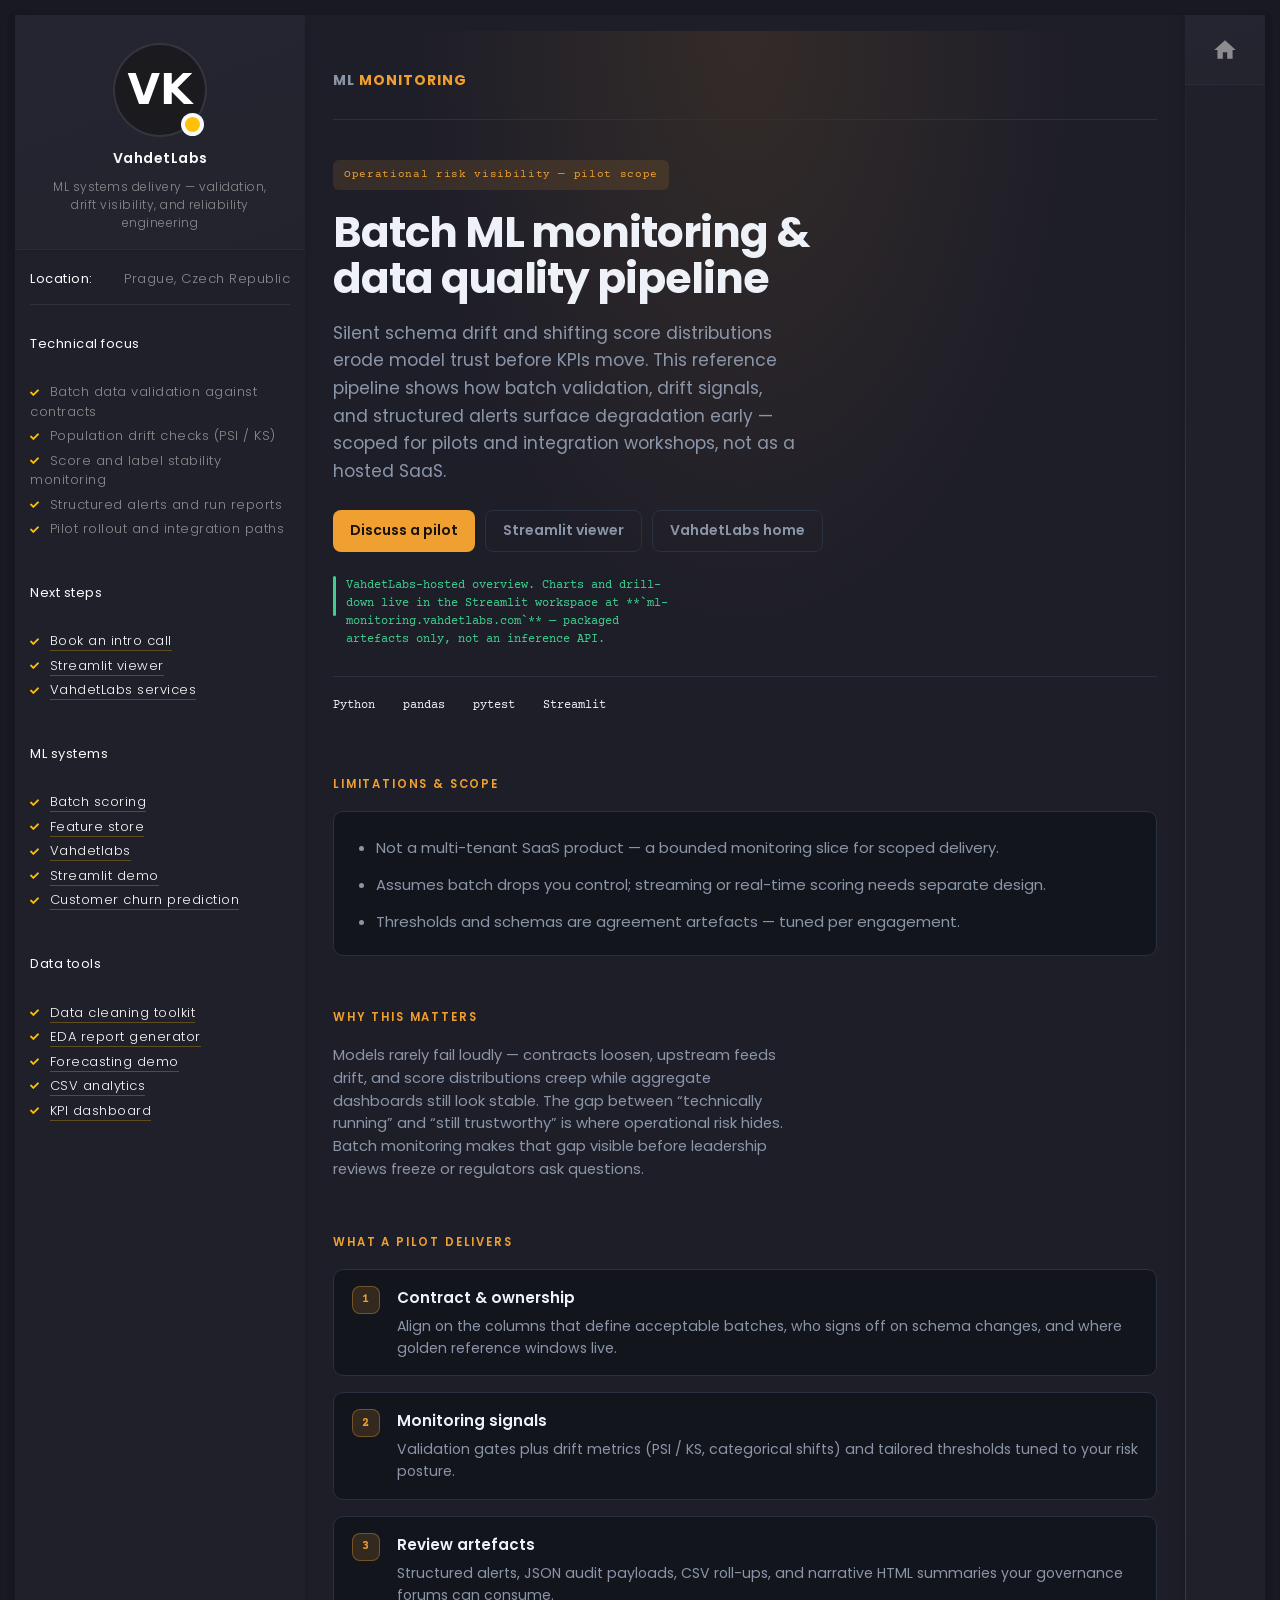
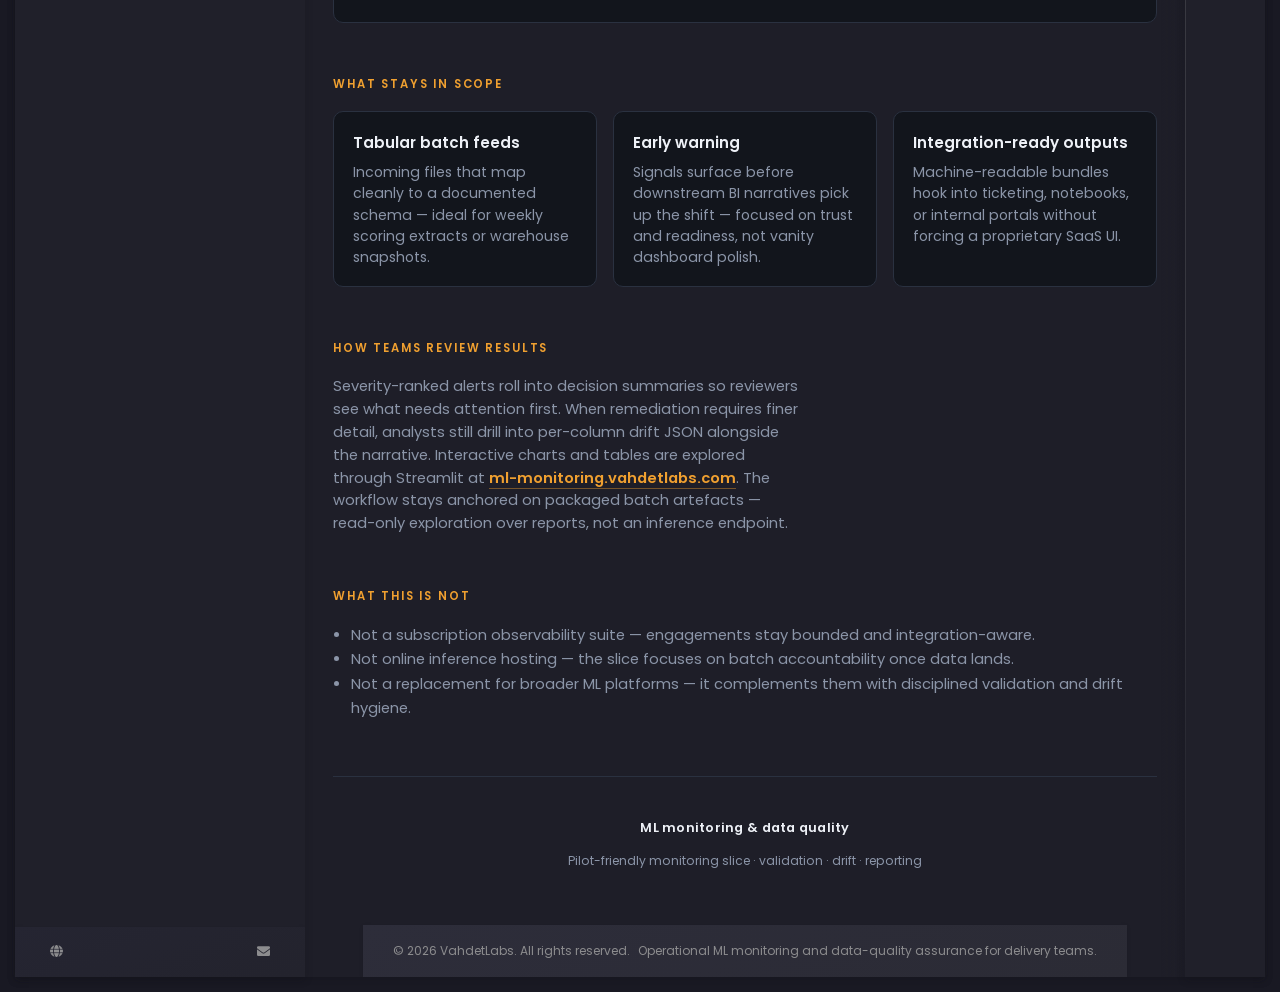
<file: layout-shell-commercial/index.html>
<!DOCTYPE html>
<html lang="en">
<head>
  <meta charset="UTF-8">
  <meta name="viewport" content="width=device-width, initial-scale=1">
  <meta name="description" content="VahdetLabs ML monitoring capability overview — batch validation, drift visibility (PSI/KS), alerts, governance-ready artefacts; interactive Streamlit exploration at ml-monitoring.vahdetlabs.com — read-only, no inference API.">
  <meta name="theme-color" content="#0a0c10">
  <title>ML monitoring &amp; data quality — VahdetLabs capability overview</title>
  <link rel="icon" href="/favicon.svg" type="image/svg+xml">
  <link rel="shortcut icon" href="/favicon.svg" type="image/svg+xml">
  <link rel="preconnect" href="https://fonts.googleapis.com">
  <link rel="preconnect" href="https://fonts.gstatic.com" crossorigin>
  <link href="https://fonts.googleapis.com/css2?family=Courier+Prime:ital,wght@0,400;0,700;1,400&family=Poppins:wght@200;300;400;600;700&display=swap" rel="stylesheet">
  <link rel="stylesheet" href="https://cdnjs.cloudflare.com/ajax/libs/font-awesome/5.15.4/css/all.min.css" crossorigin="anonymous" referrerpolicy="no-referrer">
  <link rel="stylesheet" href="shell.css">
  <link rel="stylesheet" href="demo-content.css">
</head>
<body>
  <div class="shell-outer">
    <div class="shell-card">
      <div class="art-info-bar">
        <div class="art-info-bar-frame">
          <div class="art-info-bar-header">
            <button type="button" class="art-info-bar-btn" aria-label="Toggle info" aria-expanded="false">
              <i class="fas fa-ellipsis-v" aria-hidden="true"></i>
            </button>
          </div>

          <div class="art-header">
            <div class="art-avatar">
              <a href="https://vahdetlabs.com/" class="art-avatar-curtain">
                <img src="avatar-vk.svg" alt="VahdetLabs" width="90" height="90">
                <i class="fas fa-expand" aria-hidden="true"></i>
              </a>
              <div class="art-lamp-light">
                <div class="art-available-lamp"></div>
              </div>
            </div>
            <h5 class="art-name mb-10"><a href="https://vahdetlabs.com/">VahdetLabs</a></h5>
            <div class="art-sm-text">ML systems delivery — validation, drift visibility, and reliability engineering</div>
            
          </div>

          <div id="scrollbar2" class="art-scroll-frame">
            <div class="art-table p-15-15">
              <ul>
                <li><h6>Location:</h6><span>Prague, Czech Republic</span></li>
              </ul>
            </div>

            <div class="art-ls-divider"></div>

            <div class="art-knowledge-block p-30-15">
              <h6 class="mb-15">Technical focus</h6>
              <ul class="art-knowledge-list p-15-0">
                <li>Batch data validation against contracts</li>
<li>Population drift checks (PSI / KS)</li>
<li>Score and label stability monitoring</li>
<li>Structured alerts and run reports</li>
<li>Pilot rollout and integration paths</li>
              </ul>
            </div>

            <div class="art-knowledge-block p-30-15">
              <h6 class="mb-15">Next steps</h6>
              <ul class="art-knowledge-list p-15-0">
                <li><a href="https://vahdetlabs.com/contact" target="_blank" rel="noopener noreferrer">Book an intro call</a></li>
<li><a href="https://ml-monitoring.vahdetlabs.com/" target="_blank" rel="noopener noreferrer">Streamlit viewer</a></li>
<li><a href="https://vahdetlabs.com/" target="_blank" rel="noopener noreferrer">VahdetLabs services</a></li>
              </ul>
            </div>

            <div class="art-knowledge-block p-30-15"><h6 class="mb-15">ML systems</h6><ul class="art-knowledge-list p-15-0"><li><a href="https://batch-scoring.vahdetlabs.com/" target="_blank" rel="noopener noreferrer">Batch scoring</a></li>
<li><a href="https://feature-store.vahdetlabs.com/" target="_blank" rel="noopener noreferrer">Feature store</a></li>
<li><a href="https://vahdetlabs.com/" target="_blank" rel="noopener noreferrer">Vahdetlabs</a></li>
<li><a href="https://ml-monitoring.vahdetlabs.com/" target="_blank" rel="noopener noreferrer">Streamlit demo</a></li>
<li><a href="https://churn.vahdetlabs.com/" target="_blank" rel="noopener noreferrer">Customer churn prediction</a></li></ul></div><div class="art-knowledge-block p-30-15"><h6 class="mb-15">Data tools</h6><ul class="art-knowledge-list p-15-0"><li><a href="https://data-cleaning.vahdetlabs.com/" target="_blank" rel="noopener noreferrer">Data cleaning toolkit</a></li>
<li><a href="https://eda-report.vahdetlabs.com/" target="_blank" rel="noopener noreferrer">EDA report generator</a></li>
<li><a href="https://forecasting.vahdetlabs.com/" target="_blank" rel="noopener noreferrer">Forecasting demo</a></li>
<li><a href="https://ai-analysis.vahdetlabs.com/" target="_blank" rel="noopener noreferrer">CSV analytics</a></li>
<li><a href="https://kpi-dashboard.vahdetlabs.com/" target="_blank" rel="noopener noreferrer">KPI dashboard</a></li></ul></div>
          </div>

          <div class="art-ls-social">
            <a href="https://vahdetlabs.com/" target="_blank" rel="noopener noreferrer" title="VahdetLabs site" aria-label="VahdetLabs site"><i class="fas fa-globe" aria-hidden="true"></i></a>
<a href="https://vahdetlabs.com/contact" target="_blank" rel="noopener noreferrer" title="Contact" aria-label="Contact"><i class="fas fa-envelope" aria-hidden="true"></i></a>
          </div>
        </div>
      </div>

      <div class="shell-main-wrap" id="shellMainWrap">
        <div class="shell-mobile-curtain" id="shellMobileCurtain" aria-hidden="true"></div>
        <div class="shell-main">
          <main class="shell-scroll" id="shellScroll">
            <div class="shell-content" id="projectContent">
              <div class="shell-project-page">
                <a class="skip" href="#main">Skip to content</a>

                <div class="wrap">
                  <header>
                    <div class="logo" id="top">ML <span>Monitoring</span></div>
                  </header>

                  <div id="main">
                    <section class="hero">
                      <span class="hero-badge">Operational risk visibility — pilot scope</span>
                      <h1>Batch ML monitoring &amp; data quality pipeline</h1>
                      <p class="hero-lead">Silent schema drift and shifting score distributions erode model trust before KPIs move. This reference pipeline shows how batch validation, drift signals, and structured alerts surface degradation early — scoped for pilots and integration workshops, not as a hosted SaaS.</p>
                      <div class="hero-cta">
                        <a class="btn btn-primary" href="https://vahdetlabs.com/contact" target="_blank" rel="noopener noreferrer">Discuss a pilot</a>
<a class="btn btn-ghost" href="https://ml-monitoring.vahdetlabs.com/" target="_blank" rel="noopener noreferrer">Streamlit viewer</a>
<a class="btn btn-ghost" href="https://vahdetlabs.com/" target="_blank" rel="noopener noreferrer">VahdetLabs home</a>
                      </div>
                      <p class="hero-note">VahdetLabs-hosted overview. Charts and drill-down live in the Streamlit workspace at **`ml-monitoring.vahdetlabs.com`** — packaged artefacts only, not an inference API.</p>
                      <div class="metrics" aria-label="Project facts">
                        <div><span>Python</span></div>
<div><span>pandas</span></div>
<div><span>pytest</span></div>
<div><span>Streamlit</span></div>
                      </div>
                    </section>

                    <section id="scope" aria-labelledby="h-scope"><h2 id="h-scope">Limitations &amp; scope</h2><div class="pitch"><ul><li>Not a multi-tenant SaaS product — a bounded monitoring slice for scoped delivery.</li>
<li>Assumes batch drops you control; streaming or real-time scoring needs separate design.</li>
<li>Thresholds and schemas are agreement artefacts — tuned per engagement.</li></ul></div></section>

                    <section class="proj-section">
  <h2 id="h-risk">Why this matters</h2>
  <p class="proj-section-intro">
    Models rarely fail loudly — contracts loosen, upstream feeds drift, and score distributions creep while aggregate dashboards still look stable.
    The gap between “technically running” and “still trustworthy” is where operational risk hides. Batch monitoring makes that gap visible before leadership reviews freeze or regulators ask questions.
  </p>
</section>

<section class="proj-section">
  <h2 id="h-pilot">What a pilot delivers</h2>
  <ol class="proj-steps">
    <li class="proj-step">
      <div class="proj-step-num">1</div>
      <div>
        <p class="proj-step-title">Contract &amp; ownership</p>
        <div class="proj-step-body">
          <p>Align on the columns that define acceptable batches, who signs off on schema changes, and where golden reference windows live.</p>
        </div>
      </div>
    </li>
    <li class="proj-step">
      <div class="proj-step-num">2</div>
      <div>
        <p class="proj-step-title">Monitoring signals</p>
        <div class="proj-step-body">
          <p>Validation gates plus drift metrics (PSI / KS, categorical shifts) and tailored thresholds tuned to your risk posture.</p>
        </div>
      </div>
    </li>
    <li class="proj-step">
      <div class="proj-step-num">3</div>
      <div>
        <p class="proj-step-title">Review artefacts</p>
        <div class="proj-step-body">
          <p>Structured alerts, JSON audit payloads, CSV roll-ups, and narrative HTML summaries your governance forums can consume.</p>
        </div>
      </div>
    </li>
  </ol>
</section>

<section class="proj-section">
  <h2 id="h-covered">What stays in scope</h2>
  <div class="proj-card-grid">
    <article class="proj-card">
      <h3 class="proj-card-title">Tabular batch feeds</h3>
      <p>Incoming files that map cleanly to a documented schema — ideal for weekly scoring extracts or warehouse snapshots.</p>
    </article>
    <article class="proj-card">
      <h3 class="proj-card-title">Early warning</h3>
      <p>Signals surface before downstream BI narratives pick up the shift — focused on trust and readiness, not vanity dashboard polish.</p>
    </article>
    <article class="proj-card">
      <h3 class="proj-card-title">Integration-ready outputs</h3>
      <p>Machine-readable bundles hook into ticketing, notebooks, or internal portals without forcing a proprietary SaaS UI.</p>
    </article>
  </div>
</section>

<section class="proj-section">
  <h2 id="h-review">How teams review results</h2>
  <p class="proj-section-intro">
    Severity-ranked alerts roll into decision summaries so reviewers see what needs attention first. When remediation requires finer detail, analysts still drill into per-column drift JSON alongside the narrative.
    Interactive charts and tables are explored through Streamlit at <a href="https://ml-monitoring.vahdetlabs.com/" target="_blank" rel="noopener noreferrer">ml-monitoring.vahdetlabs.com</a>. The workflow stays anchored on packaged batch artefacts — read-only exploration over reports, not an inference endpoint.
  </p>
</section>

<section class="proj-section">
  <h2 id="h-clarity">What this is not</h2>
  <ul class="proj-tech-list">
    <li>Not a subscription observability suite — engagements stay bounded and integration-aware.</li>
    <li>Not online inference hosting — the slice focuses on batch accountability once data lands.</li>
    <li>Not a replacement for broader ML platforms — it complements them with disciplined validation and drift hygiene.</li>
  </ul>
</section>

                  </div>

                  <footer class="shell-project-footer">
                    <p class="name">ML monitoring &amp; data quality</p>
                    <p style="margin:0.35rem 0 0;font-size:0.76rem;">Pilot-friendly monitoring slice · validation · drift · reporting</p>
                  </footer>
                </div>
              </div>
            </div>

            <div class="container-fluid p-30-0">
              <footer class="footer">
                <div class="art-copy">© <span id="shellYear"></span> VahdetLabs. All rights reserved.</div>
                <div class="footer-developer">Operational ML monitoring and data-quality assurance for delivery teams.</div>
              </footer>
            </div>
          </main>
        </div>

        <aside class="shell-rail" aria-label="Home">
          <div class="shell-rail-header">
            <a class="shell-rail-home" href="https://vahdetlabs.com/" id="shellHomeLink" title="Home" aria-label="Home">
              <svg viewBox="0 0 24 24" aria-hidden="true" class="shell-rail-home-icon">
                <path fill="currentColor" d="M10 20v-6h4v6h5v-8h3L12 3 2 12h3v8h5z"/>
              </svg>
            </a>
          </div>
          <div class="shell-rail-spacer" aria-hidden="true"></div>
        </aside>
      </div>
    </div>
  </div>

  <script src="shell.js"></script>
</body>
</html>
</file>
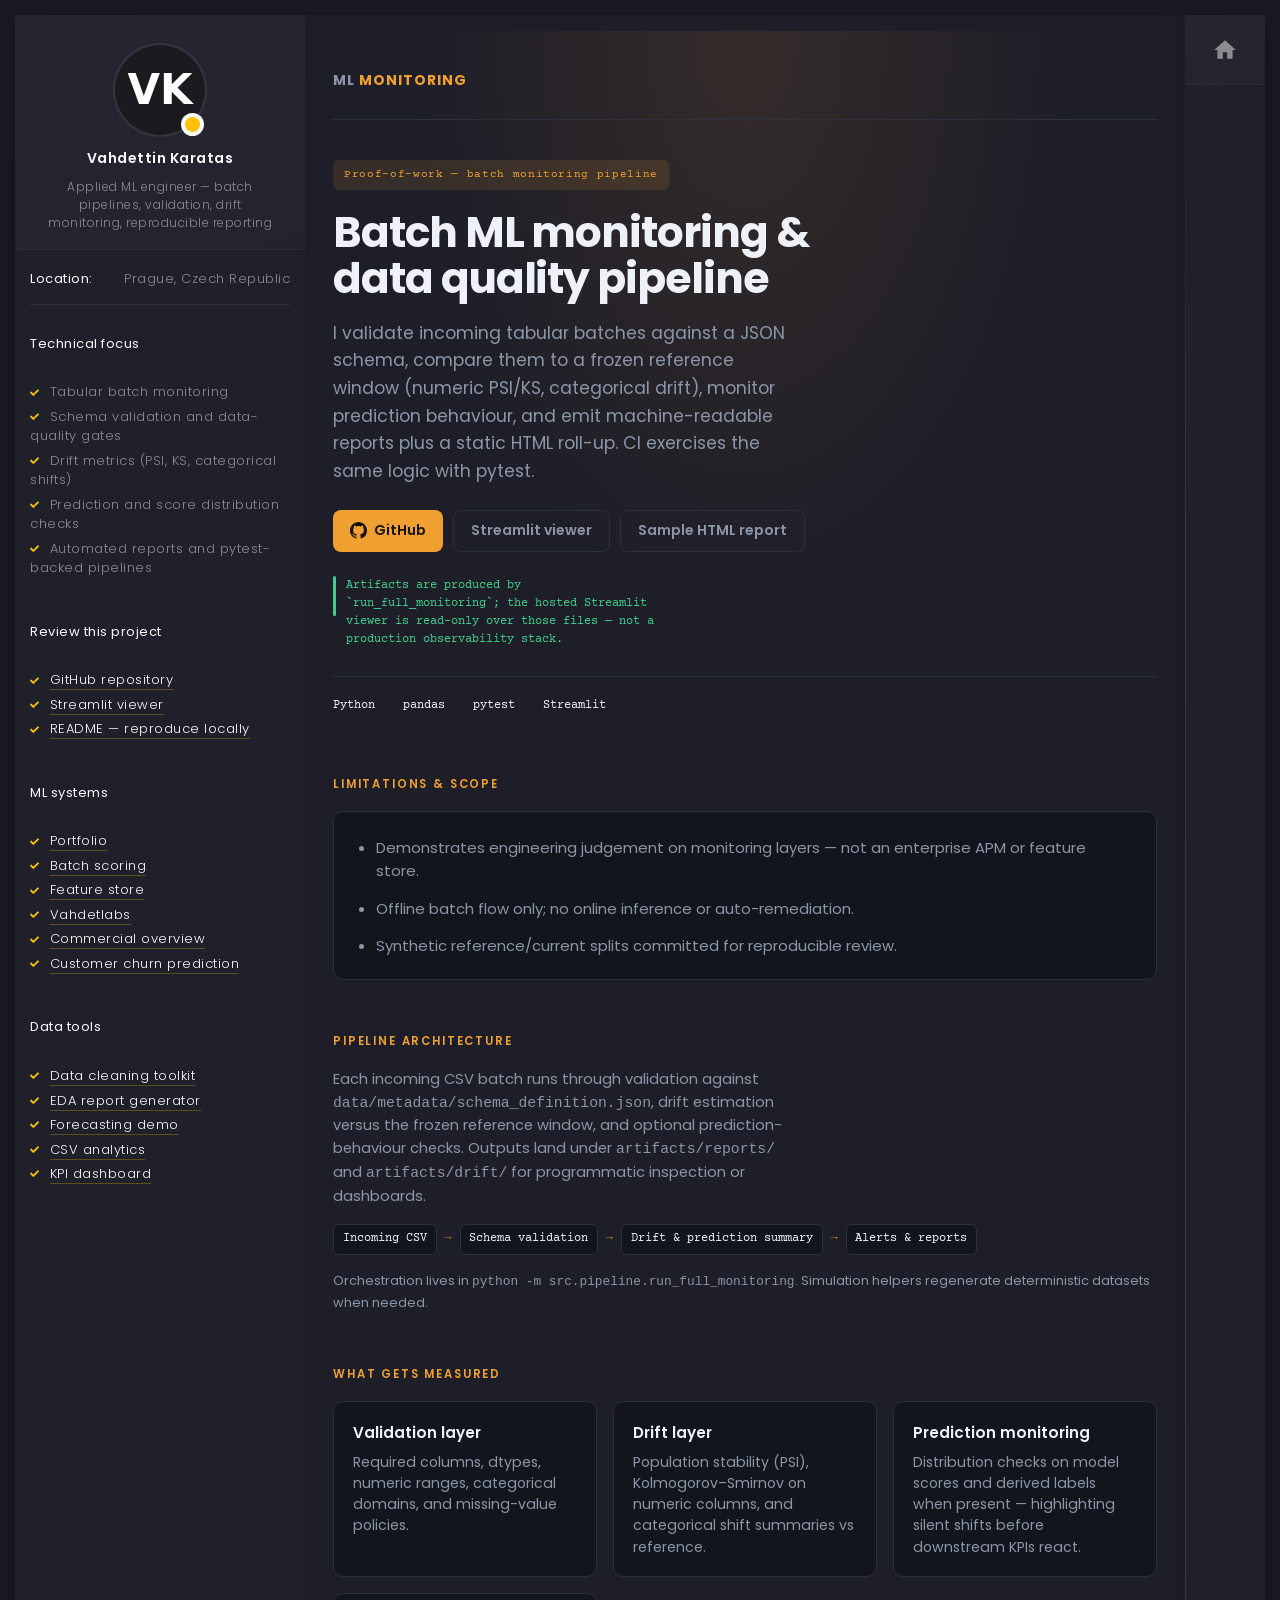
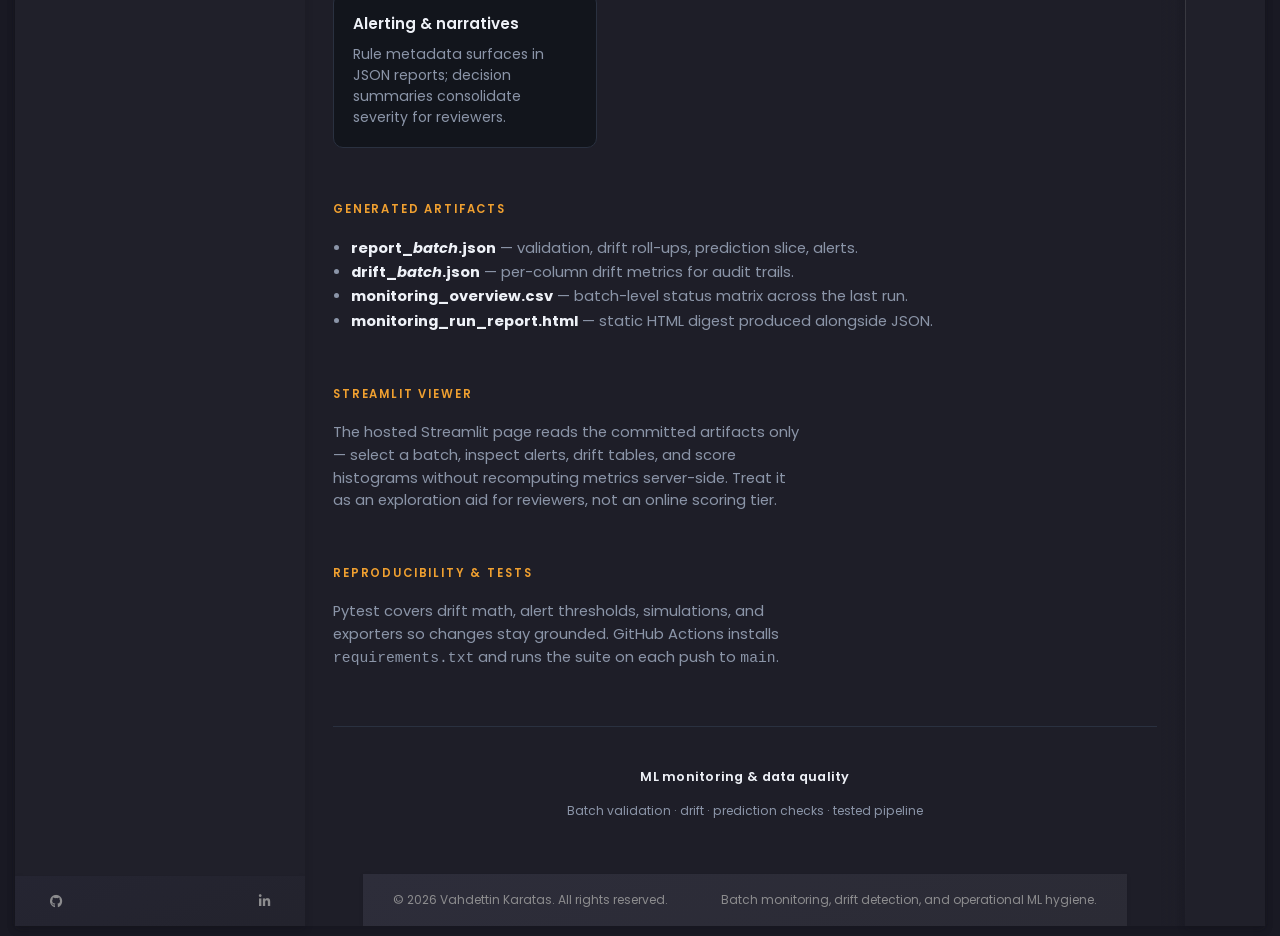
<file: layout-shell/index.html>
<!DOCTYPE html>
<html lang="en">
<head>
  <meta charset="UTF-8">
  <meta name="viewport" content="width=device-width, initial-scale=1">
  <meta name="description" content="Batch ML monitoring demo: schema validation, PSI/KS drift, prediction monitoring, alerts, CSV/HTML reports, optional Streamlit viewer.">
  <meta name="theme-color" content="#0a0c10">
  <title>ML monitoring &amp; data quality — applied ML engineering</title>
  <link rel="icon" href="/favicon.svg" type="image/svg+xml">
  <link rel="shortcut icon" href="/favicon.svg" type="image/svg+xml">
  <link rel="preconnect" href="https://fonts.googleapis.com">
  <link rel="preconnect" href="https://fonts.gstatic.com" crossorigin>
  <link href="https://fonts.googleapis.com/css2?family=Courier+Prime:ital,wght@0,400;0,700;1,400&family=Poppins:wght@200;300;400;600;700&display=swap" rel="stylesheet">
  <link rel="stylesheet" href="https://cdnjs.cloudflare.com/ajax/libs/font-awesome/5.15.4/css/all.min.css" crossorigin="anonymous" referrerpolicy="no-referrer">
  <link rel="stylesheet" href="shell.css">
  <link rel="stylesheet" href="demo-content.css">
</head>
<body>
  <div class="shell-outer">
    <div class="shell-card">
      <div class="art-info-bar">
        <div class="art-info-bar-frame">
          <div class="art-info-bar-header">
            <button type="button" class="art-info-bar-btn" aria-label="Toggle info" aria-expanded="false">
              <i class="fas fa-ellipsis-v" aria-hidden="true"></i>
            </button>
          </div>

          <div class="art-header">
            <div class="art-avatar">
              <a href="https://vahdetkaratas.com/" class="art-avatar-curtain">
                <img src="avatar-vk.svg" alt="Vahdettin Karatas" width="90" height="90">
                <i class="fas fa-expand" aria-hidden="true"></i>
              </a>
              <div class="art-lamp-light">
                <div class="art-available-lamp"></div>
              </div>
            </div>
            <h5 class="art-name mb-10"><a href="https://vahdetkaratas.com/">Vahdettin Karatas</a></h5>
            <div class="art-sm-text">Applied ML engineer — batch pipelines, validation, drift monitoring, reproducible reporting</div>
            
          </div>

          <div id="scrollbar2" class="art-scroll-frame">
            <div class="art-table p-15-15">
              <ul>
                <li><h6>Location:</h6><span>Prague, Czech Republic</span></li>
              </ul>
            </div>

            <div class="art-ls-divider"></div>

            <div class="art-knowledge-block p-30-15">
              <h6 class="mb-15">Technical focus</h6>
              <ul class="art-knowledge-list p-15-0">
                <li>Tabular batch monitoring</li>
<li>Schema validation and data-quality gates</li>
<li>Drift metrics (PSI, KS, categorical shifts)</li>
<li>Prediction and score distribution checks</li>
<li>Automated reports and pytest-backed pipelines</li>
              </ul>
            </div>

            <div class="art-knowledge-block p-30-15">
              <h6 class="mb-15">Review this project</h6>
              <ul class="art-knowledge-list p-15-0">
                <li><a href="https://github.com/vahdetkaratas/ml-monitoring-data-quality-pipeline" target="_blank" rel="noopener noreferrer">GitHub repository</a></li>
<li><a href="https://monitoring.vahdetkaratas.com/" target="_blank" rel="noopener noreferrer">Streamlit viewer</a></li>
<li><a href="https://github.com/vahdetkaratas/ml-monitoring-data-quality-pipeline/blob/main/README.md" target="_blank" rel="noopener noreferrer">README — reproduce locally</a></li>
              </ul>
            </div>

            <div class="art-knowledge-block p-30-15"><h6 class="mb-15">ML systems</h6><ul class="art-knowledge-list p-15-0"><li><a href="https://vahdetkaratas.com/portfolio" target="_blank" rel="noopener noreferrer">Portfolio</a></li>
<li><a href="https://batch-scoring.vahdetlabs.com/" target="_blank" rel="noopener noreferrer">Batch scoring</a></li>
<li><a href="https://feature-store.vahdetlabs.com/" target="_blank" rel="noopener noreferrer">Feature store</a></li>
<li><a href="https://vahdetlabs.com/" target="_blank" rel="noopener noreferrer">Vahdetlabs</a></li>
<li><a href="https://ml-monitoring.vahdetkaratas.com/" target="_blank" rel="noopener noreferrer">Commercial overview</a></li>
<li><a href="https://churn.vahdetlabs.com/" target="_blank" rel="noopener noreferrer">Customer churn prediction</a></li></ul></div><div class="art-knowledge-block p-30-15"><h6 class="mb-15">Data tools</h6><ul class="art-knowledge-list p-15-0"><li><a href="https://data-cleaning.vahdetlabs.com/" target="_blank" rel="noopener noreferrer">Data cleaning toolkit</a></li>
<li><a href="https://eda-report.vahdetlabs.com/" target="_blank" rel="noopener noreferrer">EDA report generator</a></li>
<li><a href="https://forecasting.vahdetlabs.com/" target="_blank" rel="noopener noreferrer">Forecasting demo</a></li>
<li><a href="https://ai-analysis.vahdetlabs.com/" target="_blank" rel="noopener noreferrer">CSV analytics</a></li>
<li><a href="https://kpi-dashboard.vahdetlabs.com/" target="_blank" rel="noopener noreferrer">KPI dashboard</a></li></ul></div>
          </div>

          <div class="art-ls-social">
            <a href="https://github.com/vahdetkaratas" target="_blank" rel="noopener noreferrer" title="GitHub" aria-label="GitHub"><i class="fab fa-github" aria-hidden="true"></i></a>
<a href="https://linkedin.com/in/vahdetkaratas" target="_blank" rel="noopener noreferrer" title="LinkedIn" aria-label="LinkedIn"><i class="fab fa-linkedin-in" aria-hidden="true"></i></a>
          </div>
        </div>
      </div>

      <div class="shell-main-wrap" id="shellMainWrap">
        <div class="shell-mobile-curtain" id="shellMobileCurtain" aria-hidden="true"></div>
        <div class="shell-main">
          <main class="shell-scroll" id="shellScroll">
            <div class="shell-content" id="projectContent">
              <div class="shell-project-page">
                <a class="skip" href="#main">Skip to content</a>

                <div class="wrap">
                  <header>
                    <div class="logo" id="top">ML <span>Monitoring</span></div>
                  </header>

                  <div id="main">
                    <section class="hero">
                      <span class="hero-badge">Proof-of-work — batch monitoring pipeline</span>
                      <h1>Batch ML monitoring &amp; data quality pipeline</h1>
                      <p class="hero-lead">I validate incoming tabular batches against a JSON schema, compare them to a frozen reference window (numeric PSI/KS, categorical drift), monitor prediction behaviour, and emit machine-readable reports plus a static HTML roll-up. CI exercises the same logic with pytest.</p>
                      <div class="hero-cta">
                        <a class="btn btn-primary" href="https://github.com/vahdetkaratas/ml-monitoring-data-quality-pipeline" target="_blank" rel="noopener noreferrer"><svg viewBox="0 0 24 24" aria-hidden="true"><path d="M12 0C5.37 0 0 5.37 0 12c0 5.31 3.435 9.795 8.205 11.385.6.105.825-.255.825-.57 0-.285-.015-1.23-.015-2.235-3.015.555-3.795-.735-4.035-1.41-.135-.345-.72-1.41-1.23-1.695-.42-.225-1.02-.78-.015-.795.945-.015 1.62.87 1.845 1.23 1.08 1.815 2.805 1.305 3.495.99.105-.78.42-1.305.765-1.605-2.67-.3-5.46-1.335-5.46-5.925 0-1.305.465-2.385 1.23-3.225-.12-.3-.54-1.53.12-3.18 0 0 1.005-.315 3.3 1.23.96-.27 1.98-.405 3-.405s2.04.135 3 .405c2.295-1.56 3.3-1.23 3.3-1.23.66 1.65.24 2.88.12 3.18.765.84 1.23 1.905 1.23 3.225 0 4.605-2.805 5.625-5.475 5.925.435.375.81 1.095.81 2.22 0 1.605-.015 2.895-.015 3.3 0 .315.225.69.825.57A12.02 12.02 0 0024 12c0-6.63-5.37-12-12-12z"/></svg>GitHub</a>
<a class="btn btn-ghost" href="https://monitoring.vahdetkaratas.com/" target="_blank" rel="noopener noreferrer">Streamlit viewer</a>
<a class="btn btn-ghost" href="https://github.com/vahdetkaratas/ml-monitoring-data-quality-pipeline/blob/main/artifacts/reports/monitoring_run_report.html" target="_blank" rel="noopener noreferrer">Sample HTML report</a>
                      </div>
                      <p class="hero-note">Artifacts are produced by `run_full_monitoring`; the hosted Streamlit viewer is read-only over those files — not a production observability stack.</p>
                      <div class="metrics" aria-label="Project facts">
                        <div><span>Python</span></div>
<div><span>pandas</span></div>
<div><span>pytest</span></div>
<div><span>Streamlit</span></div>
                      </div>
                    </section>

                    <section id="scope" aria-labelledby="h-scope"><h2 id="h-scope">Limitations &amp; scope</h2><div class="pitch"><ul><li>Demonstrates engineering judgement on monitoring layers — not an enterprise APM or feature store.</li>
<li>Offline batch flow only; no online inference or auto-remediation.</li>
<li>Synthetic reference/current splits committed for reproducible review.</li></ul></div></section>

                    <section class="proj-section">
  <h2 id="h-arch">Pipeline architecture</h2>
  <p class="proj-section-intro">
    Each incoming CSV batch runs through validation against <code>data/metadata/schema_definition.json</code>, drift estimation versus the frozen reference window,
    and optional prediction-behaviour checks. Outputs land under <code>artifacts/reports/</code> and <code>artifacts/drift/</code> for programmatic inspection or dashboards.
  </p>
  <div class="proj-arch-visual" aria-hidden="true">
    <span class="proj-arch-node">Incoming CSV</span><span class="proj-arch-arrow">→</span>
    <span class="proj-arch-node">Schema validation</span><span class="proj-arch-arrow">→</span>
    <span class="proj-arch-node">Drift &amp; prediction summary</span><span class="proj-arch-arrow">→</span>
    <span class="proj-arch-node">Alerts &amp; reports</span>
  </div>
  <p class="proj-arch-caption">
    Orchestration lives in <code>python -m src.pipeline.run_full_monitoring</code>. Simulation helpers regenerate deterministic datasets when needed.
  </p>
</section>

<section class="proj-section">
  <h2 id="h-metrics">What gets measured</h2>
  <div class="proj-card-grid">
    <article class="proj-card">
      <h3 class="proj-card-title">Validation layer</h3>
      <p>Required columns, dtypes, numeric ranges, categorical domains, and missing-value policies.</p>
    </article>
    <article class="proj-card">
      <h3 class="proj-card-title">Drift layer</h3>
      <p>Population stability (PSI), Kolmogorov–Smirnov on numeric columns, and categorical shift summaries vs reference.</p>
    </article>
    <article class="proj-card">
      <h3 class="proj-card-title">Prediction monitoring</h3>
      <p>Distribution checks on model scores and derived labels when present — highlighting silent shifts before downstream KPIs react.</p>
    </article>
    <article class="proj-card">
      <h3 class="proj-card-title">Alerting &amp; narratives</h3>
      <p>Rule metadata surfaces in JSON reports; decision summaries consolidate severity for reviewers.</p>
    </article>
  </div>
</section>

<section class="proj-section">
  <h2 id="h-artifacts">Generated artifacts</h2>
  <ul class="proj-tech-list">
    <li><strong>report_<em>batch</em>.json</strong> — validation, drift roll-ups, prediction slice, alerts.</li>
    <li><strong>drift_<em>batch</em>.json</strong> — per-column drift metrics for audit trails.</li>
    <li><strong>monitoring_overview.csv</strong> — batch-level status matrix across the last run.</li>
    <li><strong>monitoring_run_report.html</strong> — static HTML digest produced alongside JSON.</li>
  </ul>
</section>

<section class="proj-section">
  <h2 id="h-streamlit">Streamlit viewer</h2>
  <p class="proj-section-intro">
    The hosted Streamlit page reads the committed artifacts only — select a batch, inspect alerts, drift tables, and score histograms without recomputing metrics server-side.
    Treat it as an exploration aid for reviewers, not an online scoring tier.
  </p>
</section>

<section class="proj-section">
  <h2 id="h-quality">Reproducibility &amp; tests</h2>
  <p class="proj-section-intro">
    Pytest covers drift math, alert thresholds, simulations, and exporters so changes stay grounded. GitHub Actions installs <code>requirements.txt</code> and runs the suite on each push to <code>main</code>.
  </p>
</section>

                  </div>

                  <footer class="shell-project-footer">
                    <p class="name">ML monitoring &amp; data quality</p>
                    <p style="margin:0.35rem 0 0;font-size:0.76rem;">Batch validation · drift · prediction checks · tested pipeline</p>
                  </footer>
                </div>
              </div>
            </div>

            <div class="container-fluid p-30-0">
              <footer class="footer">
                <div class="art-copy">© <span id="shellYear"></span> Vahdettin Karatas. All rights reserved.</div>
                <div class="footer-developer">Batch monitoring, drift detection, and operational ML hygiene.</div>
              </footer>
            </div>
          </main>
        </div>

        <aside class="shell-rail" aria-label="Home">
          <div class="shell-rail-header">
            <a class="shell-rail-home" href="https://vahdetkaratas.com/" id="shellHomeLink" title="Home" aria-label="Home">
              <svg viewBox="0 0 24 24" aria-hidden="true" class="shell-rail-home-icon">
                <path fill="currentColor" d="M10 20v-6h4v6h5v-8h3L12 3 2 12h3v8h5z"/>
              </svg>
            </a>
          </div>
          <div class="shell-rail-spacer" aria-hidden="true"></div>
        </aside>
      </div>
    </div>
  </div>

  <script src="shell.js"></script>
</body>
</html>
</file>
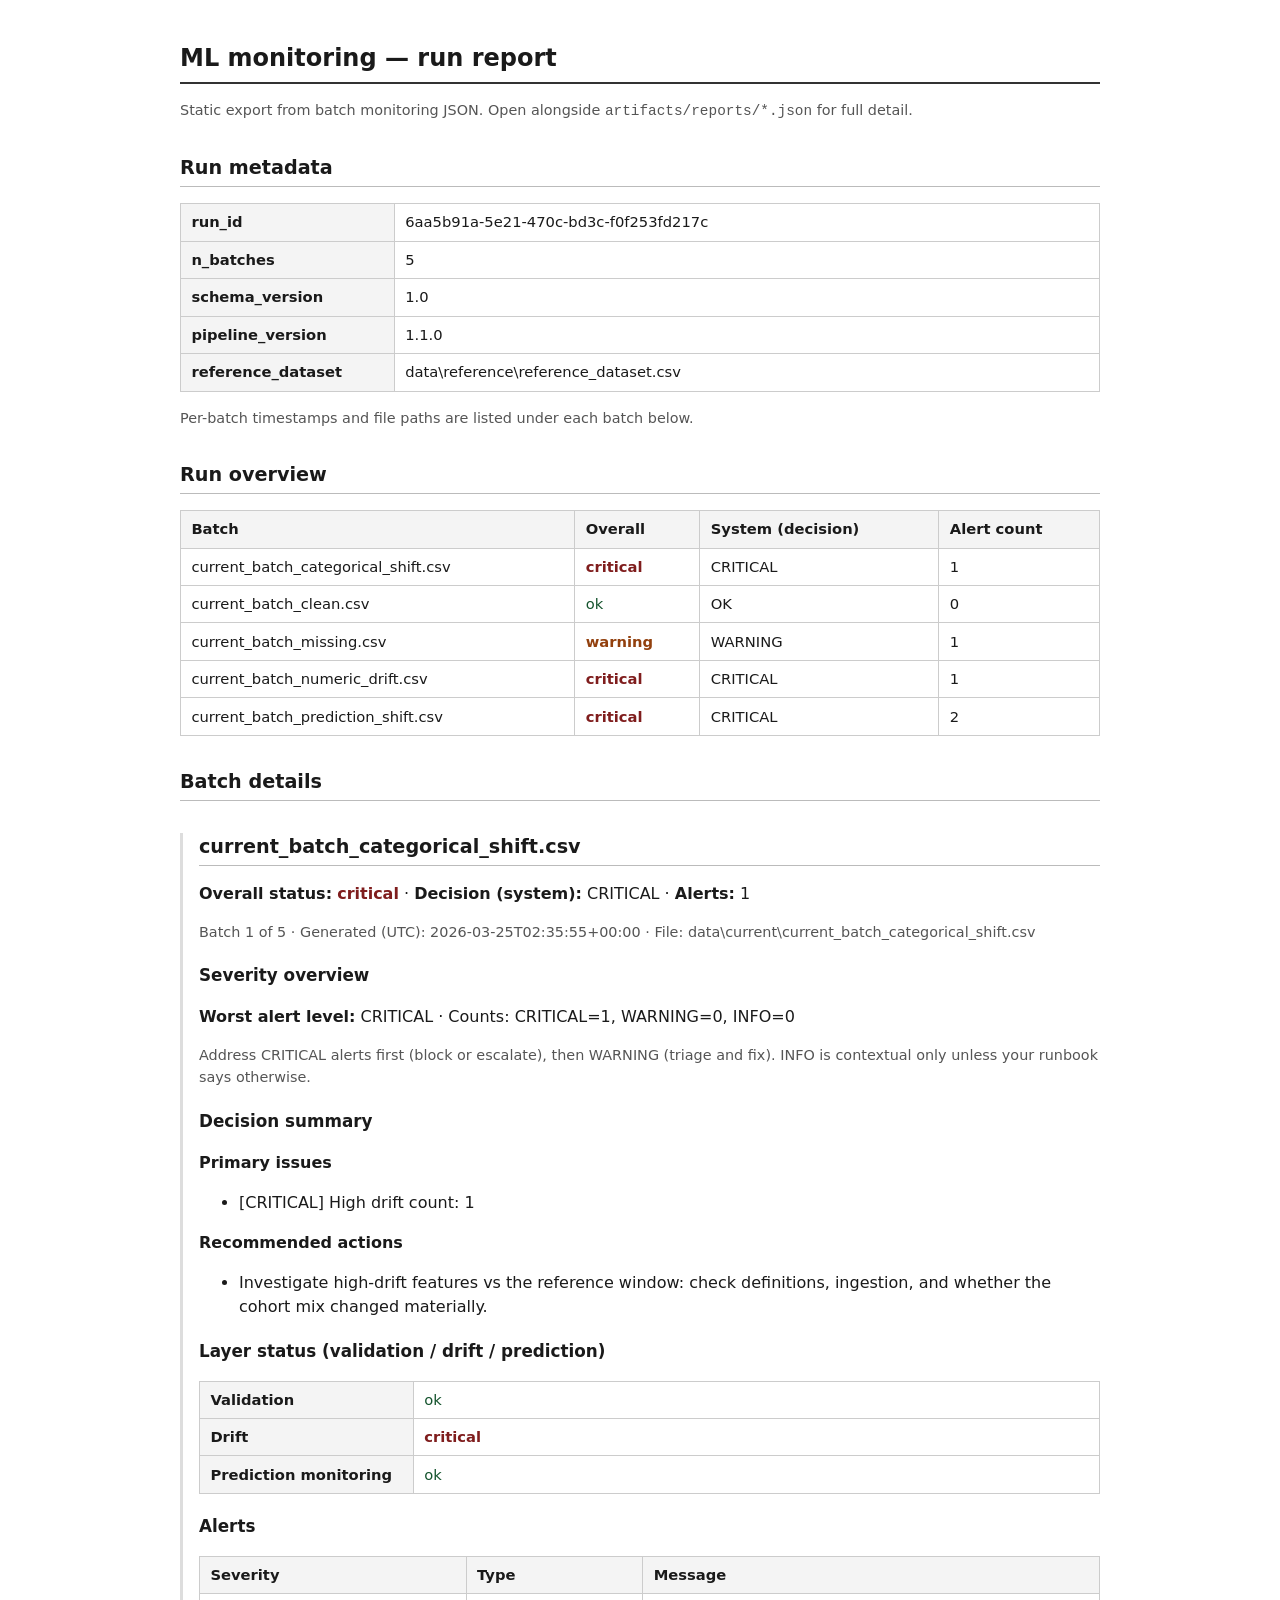
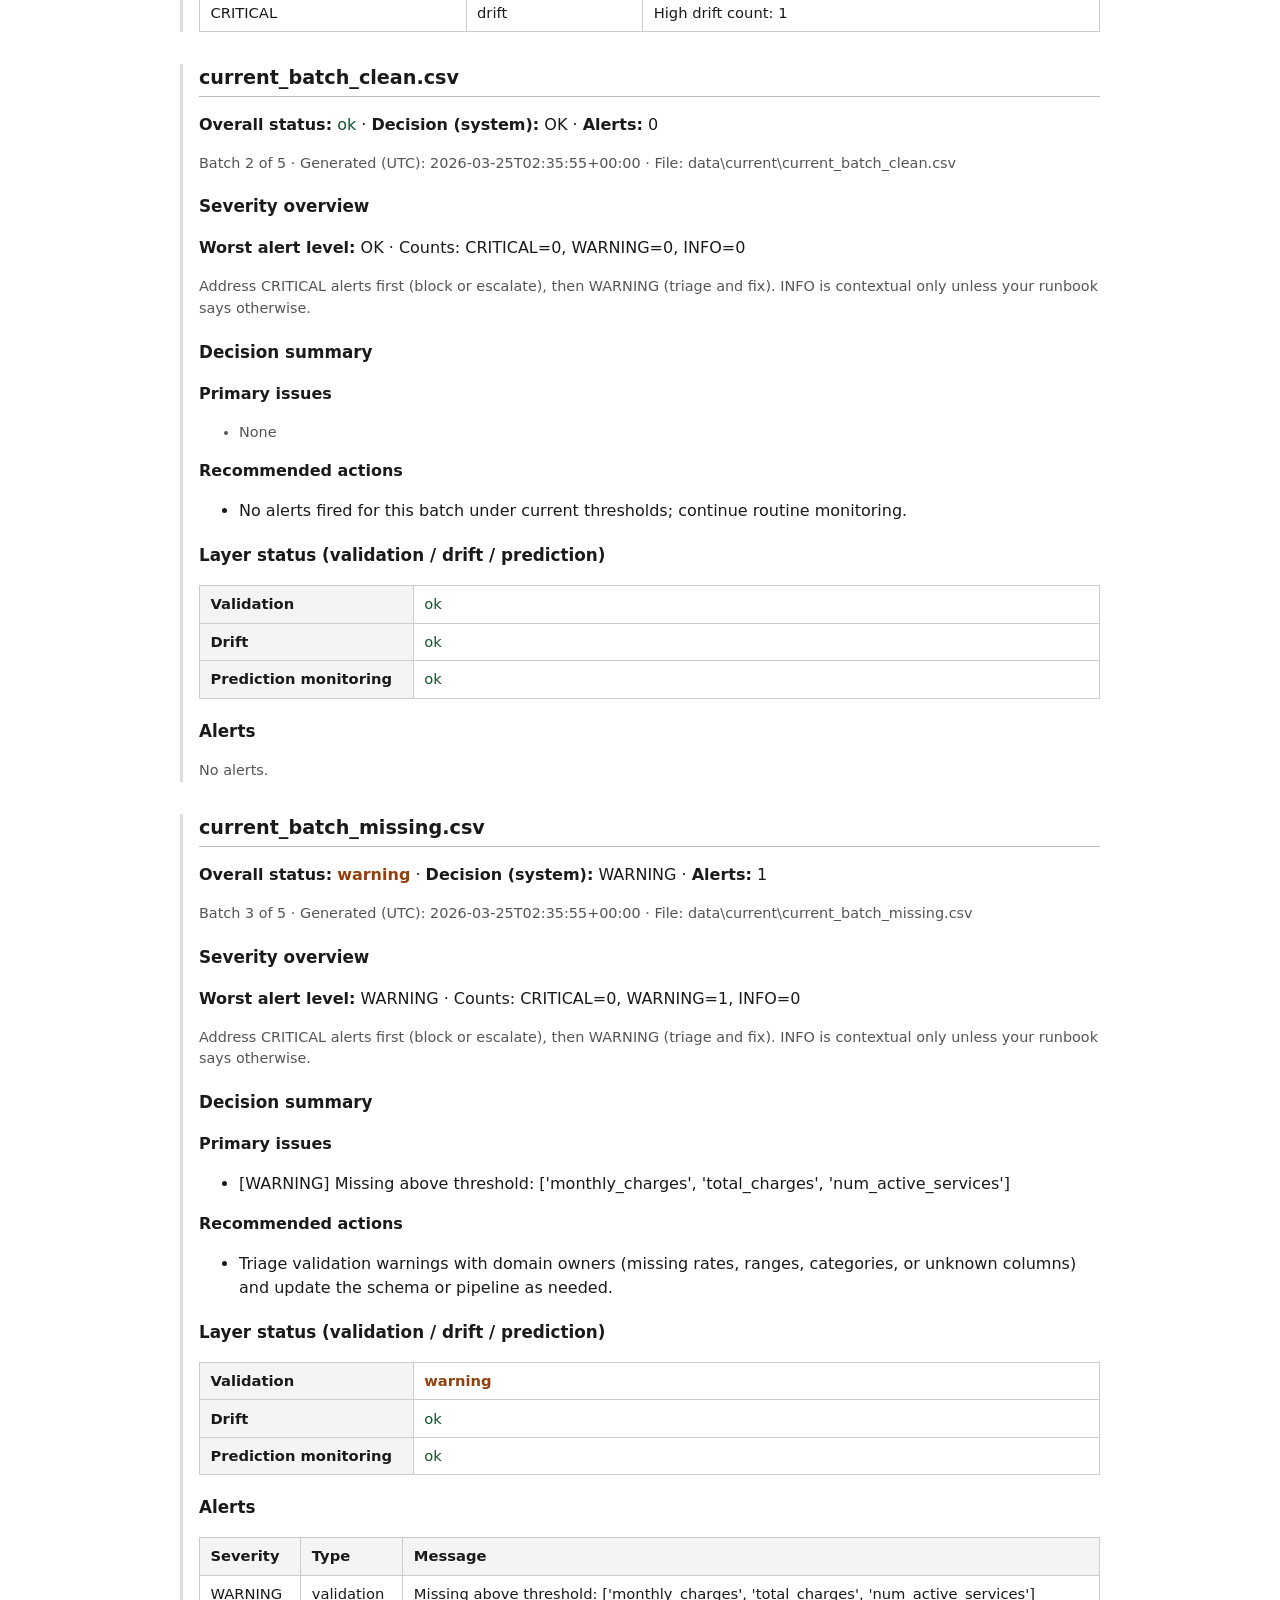
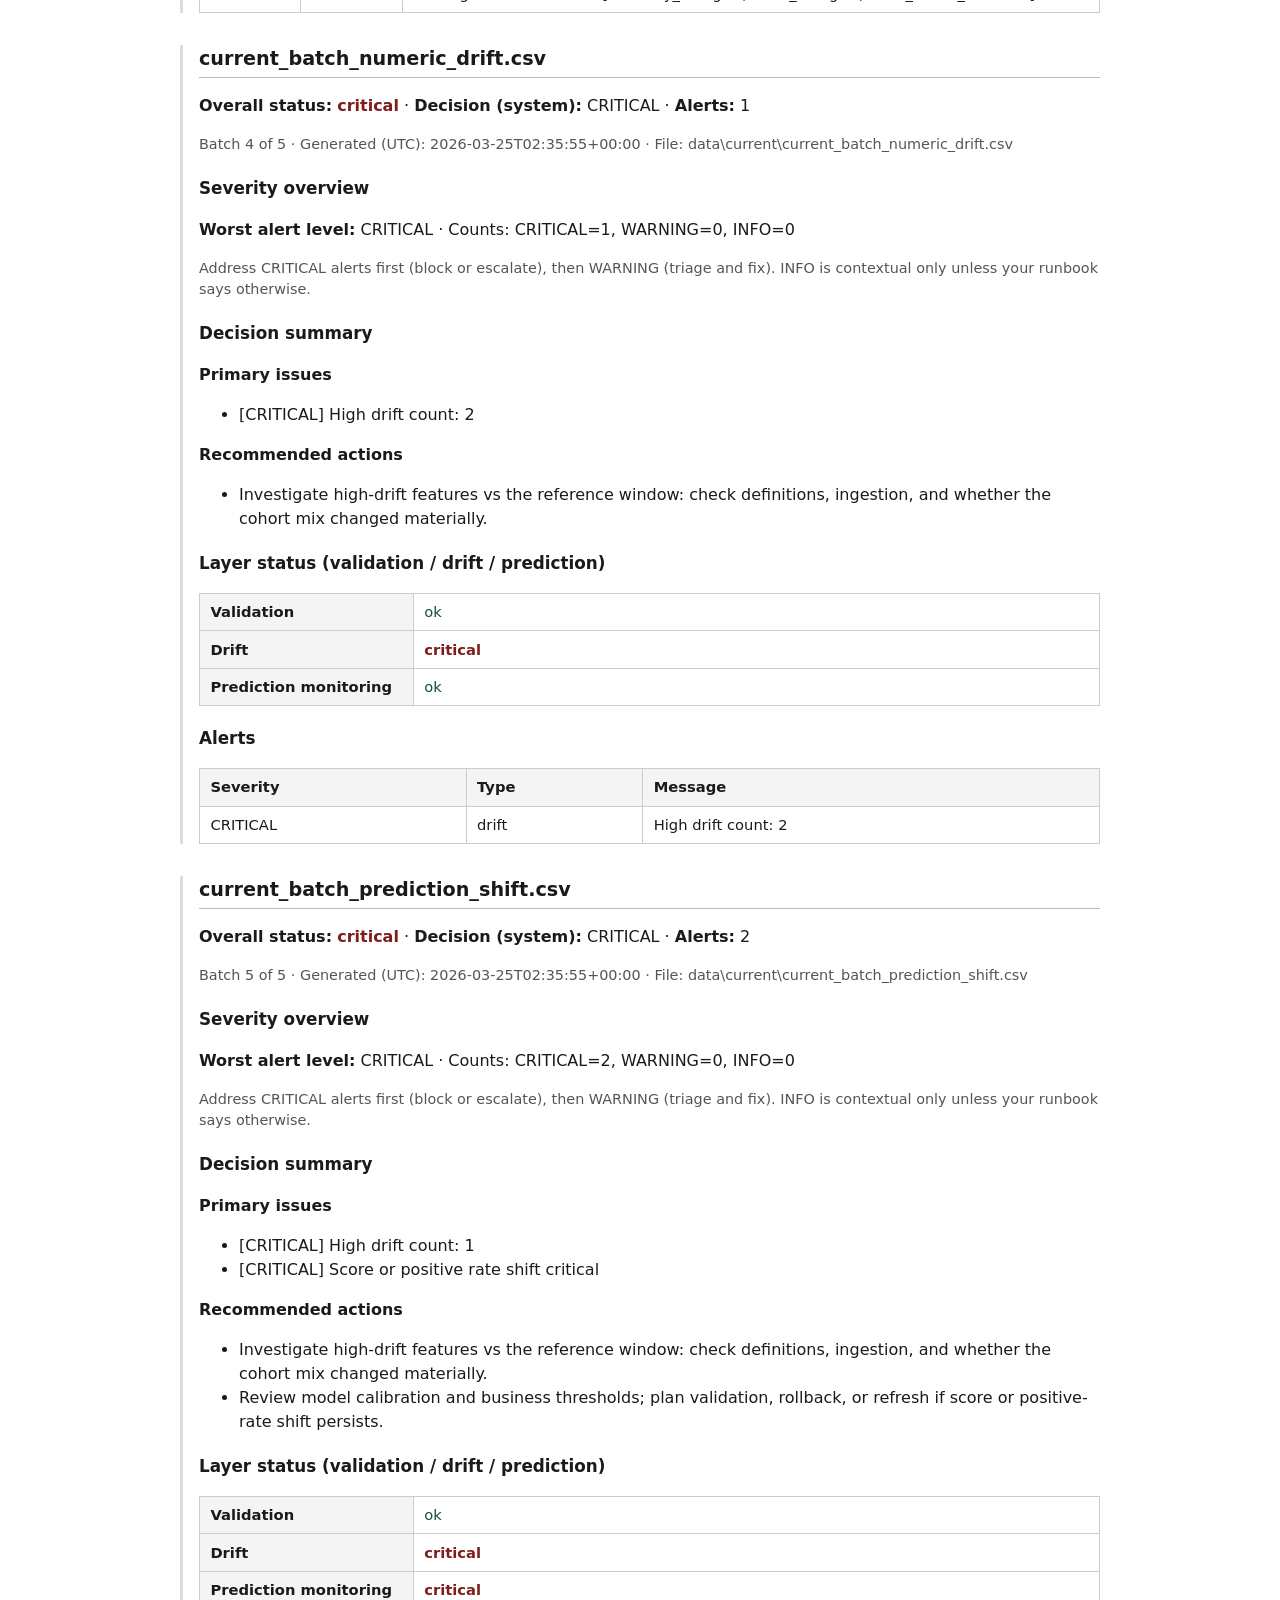
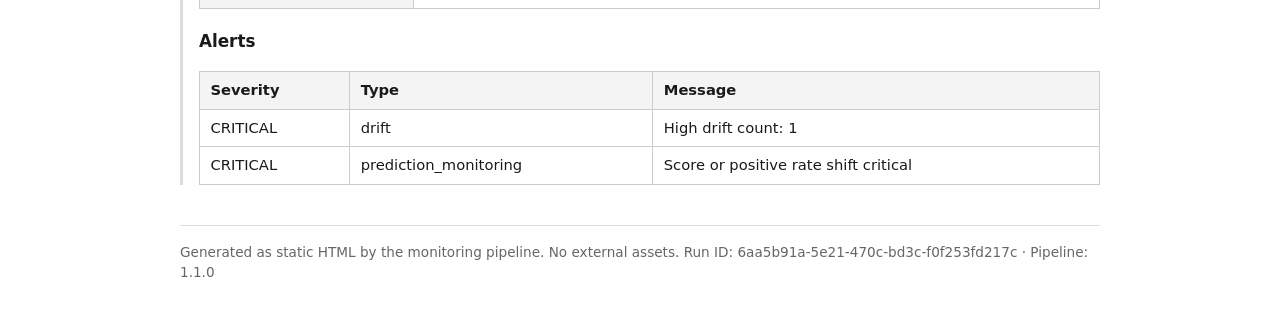
<file: artifacts/reports/monitoring_run_report.html>
<!DOCTYPE html>
<html lang="en">
<head>
  <meta charset="utf-8">
  <meta name="viewport" content="width=device-width, initial-scale=1">
  <title>ML monitoring — run report</title>
  <style>
    body { font-family: system-ui, -apple-system, Segoe UI, sans-serif; line-height: 1.5;
      max-width: 920px; margin: 0 auto; padding: 1.5rem 1.25rem 3rem; color: #1a1a1a; }
    h1 { font-size: 1.5rem; border-bottom: 2px solid #333; padding-bottom: 0.35rem; }
    h2 { font-size: 1.2rem; margin-top: 2rem; border-bottom: 1px solid #bbb; padding-bottom: 0.2rem; }
    h3 { font-size: 1.05rem; margin-top: 1.25rem; }
    table { width: 100%; border-collapse: collapse; margin: 0.5rem 0 1rem; font-size: 0.92rem; }
    th, td { border: 1px solid #ccc; padding: 0.45rem 0.65rem; text-align: left; vertical-align: top; }
    th { background: #f4f4f4; font-weight: 600; }
    table.compact th { width: 12rem; }
    .muted { color: #555; font-size: 0.9rem; }
    .tag-critical { font-weight: 600; color: #7f1d1d; }
    .tag-warning { font-weight: 600; color: #92400e; }
    .tag-ok { color: #14532d; }
    section.batch { border-left: 3px solid #ddd; padding-left: 1rem; margin-top: 1.5rem; }
    footer { margin-top: 2.5rem; padding-top: 1rem; border-top: 1px solid #ddd; font-size: 0.85rem; color: #666; }
  </style>
</head>
<body>
  <h1>ML monitoring — run report</h1>
  <p class="muted">Static export from batch monitoring JSON. Open alongside <code>artifacts/reports/*.json</code> for full detail.</p>

  <h2>Run metadata</h2>
  <table class="compact"><tr><th>run_id</th><td>6aa5b91a-5e21-470c-bd3c-f0f253fd217c</td></tr><tr><th>n_batches</th><td>5</td></tr><tr><th>schema_version</th><td>1.0</td></tr><tr><th>pipeline_version</th><td>1.1.0</td></tr><tr><th>reference_dataset</th><td>data\reference\reference_dataset.csv</td></tr></table>
  <p class="muted">Per-batch timestamps and file paths are listed under each batch below.</p>

  <h2>Run overview</h2>
  <table>
    <thead><tr><th>Batch</th><th>Overall</th><th>System (decision)</th><th>Alert count</th></tr></thead>
    <tbody><tr><td>current_batch_categorical_shift.csv</td><td><span class='tag-critical'>critical</span></td><td>CRITICAL</td><td>1</td></tr><tr><td>current_batch_clean.csv</td><td><span class='tag-ok'>ok</span></td><td>OK</td><td>0</td></tr><tr><td>current_batch_missing.csv</td><td><span class='tag-warning'>warning</span></td><td>WARNING</td><td>1</td></tr><tr><td>current_batch_numeric_drift.csv</td><td><span class='tag-critical'>critical</span></td><td>CRITICAL</td><td>1</td></tr><tr><td>current_batch_prediction_shift.csv</td><td><span class='tag-critical'>critical</span></td><td>CRITICAL</td><td>2</td></tr></tbody>
  </table>

  <h2>Batch details</h2>
  <section class="batch">
  <h2 id="current_batch_categorical_shift">current_batch_categorical_shift.csv</h2>
  <p><strong>Overall status:</strong> <span class="tag-critical">critical</span>
 · <strong>Decision (system):</strong> CRITICAL
 · <strong>Alerts:</strong> 1</p>
  <p class='muted'>Batch 1 of 5 · Generated (UTC): 2026-03-25T02:35:55+00:00 · File: data\current\current_batch_categorical_shift.csv</p>
  <h3>Severity overview</h3>
  <p><strong>Worst alert level:</strong> 
CRITICAL
 · Counts: CRITICAL=1, WARNING=0, INFO=0</p>
  <p class='muted'>Address CRITICAL alerts first (block or escalate), then WARNING (triage and fix). INFO is contextual only unless your runbook says otherwise.</p>
  <h3>Decision summary</h3>
  <p><strong>Primary issues</strong></p>
  <ul><li>[CRITICAL] High drift count: 1</li></ul>
  <p><strong>Recommended actions</strong></p>
  <ul><li>Investigate high-drift features vs the reference window: check definitions, ingestion, and whether the cohort mix changed materially.</li></ul>
  <h3>Layer status (validation / drift / prediction)</h3>
  <table class='compact'>
    <tr><th>Validation</th><td><span class='tag-ok'>ok</span></td></tr>
    <tr><th>Drift</th><td><span class='tag-critical'>critical</span></td></tr>
    <tr><th>Prediction monitoring</th><td><span class='tag-ok'>ok</span></td></tr>
  </table>
  <h3>Alerts</h3>
  <table><thead><tr><th>Severity</th><th>Type</th><th>Message</th></tr></thead><tbody><tr><td>CRITICAL</td><td>drift</td><td>High drift count: 1</td></tr></tbody></table>
</section>
<section class="batch">
  <h2 id="current_batch_clean">current_batch_clean.csv</h2>
  <p><strong>Overall status:</strong> <span class="tag-ok">ok</span>
 · <strong>Decision (system):</strong> OK
 · <strong>Alerts:</strong> 0</p>
  <p class='muted'>Batch 2 of 5 · Generated (UTC): 2026-03-25T02:35:55+00:00 · File: data\current\current_batch_clean.csv</p>
  <h3>Severity overview</h3>
  <p><strong>Worst alert level:</strong> 
OK
 · Counts: CRITICAL=0, WARNING=0, INFO=0</p>
  <p class='muted'>Address CRITICAL alerts first (block or escalate), then WARNING (triage and fix). INFO is contextual only unless your runbook says otherwise.</p>
  <h3>Decision summary</h3>
  <p><strong>Primary issues</strong></p>
  <ul><li class='muted'>None</li></ul>
  <p><strong>Recommended actions</strong></p>
  <ul><li>No alerts fired for this batch under current thresholds; continue routine monitoring.</li></ul>
  <h3>Layer status (validation / drift / prediction)</h3>
  <table class='compact'>
    <tr><th>Validation</th><td><span class='tag-ok'>ok</span></td></tr>
    <tr><th>Drift</th><td><span class='tag-ok'>ok</span></td></tr>
    <tr><th>Prediction monitoring</th><td><span class='tag-ok'>ok</span></td></tr>
  </table>
  <h3>Alerts</h3>
  <p class='muted'>No alerts.</p>
</section>
<section class="batch">
  <h2 id="current_batch_missing">current_batch_missing.csv</h2>
  <p><strong>Overall status:</strong> <span class="tag-warning">warning</span>
 · <strong>Decision (system):</strong> WARNING
 · <strong>Alerts:</strong> 1</p>
  <p class='muted'>Batch 3 of 5 · Generated (UTC): 2026-03-25T02:35:55+00:00 · File: data\current\current_batch_missing.csv</p>
  <h3>Severity overview</h3>
  <p><strong>Worst alert level:</strong> 
WARNING
 · Counts: CRITICAL=0, WARNING=1, INFO=0</p>
  <p class='muted'>Address CRITICAL alerts first (block or escalate), then WARNING (triage and fix). INFO is contextual only unless your runbook says otherwise.</p>
  <h3>Decision summary</h3>
  <p><strong>Primary issues</strong></p>
  <ul><li>[WARNING] Missing above threshold: ['monthly_charges', 'total_charges', 'num_active_services']</li></ul>
  <p><strong>Recommended actions</strong></p>
  <ul><li>Triage validation warnings with domain owners (missing rates, ranges, categories, or unknown columns) and update the schema or pipeline as needed.</li></ul>
  <h3>Layer status (validation / drift / prediction)</h3>
  <table class='compact'>
    <tr><th>Validation</th><td><span class='tag-warning'>warning</span></td></tr>
    <tr><th>Drift</th><td><span class='tag-ok'>ok</span></td></tr>
    <tr><th>Prediction monitoring</th><td><span class='tag-ok'>ok</span></td></tr>
  </table>
  <h3>Alerts</h3>
  <table><thead><tr><th>Severity</th><th>Type</th><th>Message</th></tr></thead><tbody><tr><td>WARNING</td><td>validation</td><td>Missing above threshold: ['monthly_charges', 'total_charges', 'num_active_services']</td></tr></tbody></table>
</section>
<section class="batch">
  <h2 id="current_batch_numeric_drift">current_batch_numeric_drift.csv</h2>
  <p><strong>Overall status:</strong> <span class="tag-critical">critical</span>
 · <strong>Decision (system):</strong> CRITICAL
 · <strong>Alerts:</strong> 1</p>
  <p class='muted'>Batch 4 of 5 · Generated (UTC): 2026-03-25T02:35:55+00:00 · File: data\current\current_batch_numeric_drift.csv</p>
  <h3>Severity overview</h3>
  <p><strong>Worst alert level:</strong> 
CRITICAL
 · Counts: CRITICAL=1, WARNING=0, INFO=0</p>
  <p class='muted'>Address CRITICAL alerts first (block or escalate), then WARNING (triage and fix). INFO is contextual only unless your runbook says otherwise.</p>
  <h3>Decision summary</h3>
  <p><strong>Primary issues</strong></p>
  <ul><li>[CRITICAL] High drift count: 2</li></ul>
  <p><strong>Recommended actions</strong></p>
  <ul><li>Investigate high-drift features vs the reference window: check definitions, ingestion, and whether the cohort mix changed materially.</li></ul>
  <h3>Layer status (validation / drift / prediction)</h3>
  <table class='compact'>
    <tr><th>Validation</th><td><span class='tag-ok'>ok</span></td></tr>
    <tr><th>Drift</th><td><span class='tag-critical'>critical</span></td></tr>
    <tr><th>Prediction monitoring</th><td><span class='tag-ok'>ok</span></td></tr>
  </table>
  <h3>Alerts</h3>
  <table><thead><tr><th>Severity</th><th>Type</th><th>Message</th></tr></thead><tbody><tr><td>CRITICAL</td><td>drift</td><td>High drift count: 2</td></tr></tbody></table>
</section>
<section class="batch">
  <h2 id="current_batch_prediction_shift">current_batch_prediction_shift.csv</h2>
  <p><strong>Overall status:</strong> <span class="tag-critical">critical</span>
 · <strong>Decision (system):</strong> CRITICAL
 · <strong>Alerts:</strong> 2</p>
  <p class='muted'>Batch 5 of 5 · Generated (UTC): 2026-03-25T02:35:55+00:00 · File: data\current\current_batch_prediction_shift.csv</p>
  <h3>Severity overview</h3>
  <p><strong>Worst alert level:</strong> 
CRITICAL
 · Counts: CRITICAL=2, WARNING=0, INFO=0</p>
  <p class='muted'>Address CRITICAL alerts first (block or escalate), then WARNING (triage and fix). INFO is contextual only unless your runbook says otherwise.</p>
  <h3>Decision summary</h3>
  <p><strong>Primary issues</strong></p>
  <ul><li>[CRITICAL] High drift count: 1</li><li>[CRITICAL] Score or positive rate shift critical</li></ul>
  <p><strong>Recommended actions</strong></p>
  <ul><li>Investigate high-drift features vs the reference window: check definitions, ingestion, and whether the cohort mix changed materially.</li><li>Review model calibration and business thresholds; plan validation, rollback, or refresh if score or positive-rate shift persists.</li></ul>
  <h3>Layer status (validation / drift / prediction)</h3>
  <table class='compact'>
    <tr><th>Validation</th><td><span class='tag-ok'>ok</span></td></tr>
    <tr><th>Drift</th><td><span class='tag-critical'>critical</span></td></tr>
    <tr><th>Prediction monitoring</th><td><span class='tag-critical'>critical</span></td></tr>
  </table>
  <h3>Alerts</h3>
  <table><thead><tr><th>Severity</th><th>Type</th><th>Message</th></tr></thead><tbody><tr><td>CRITICAL</td><td>drift</td><td>High drift count: 1</td></tr><tr><td>CRITICAL</td><td>prediction_monitoring</td><td>Score or positive rate shift critical</td></tr></tbody></table>
</section>

  <footer>
    Generated as static HTML by the monitoring pipeline. No external assets.
    Run ID: 6aa5b91a-5e21-470c-bd3c-f0f253fd217c · Pipeline: 1.1.0
  </footer>
</body>
</html>
</file>
<file: layout-shell-commercial/shell.css>
/**
 * layout-shell — info bar transcribed from:
 *   _config.scss (tokens), _info-bar.scss, _common.scss (art-table, utilities),
 *   _markup.scss (.art-info-bar / .art-scroll-frame), _enhancements.scss (info bar tweaks)
 */
:root {
  --main-color: #ffc107;
  --text-neon: 0 0 3px rgba(250, 250, 252, 0.4);
  --info-bar-1: rgb(32, 32, 42);
  --info-bar-2-a: rgb(37, 37, 50);
  --info-bar-2-b: rgb(35, 35, 45);
  --content-bg: rgb(30, 30, 40);
  --deep: rgb(25, 25, 35);
  --card-a: rgb(45, 45, 58);
  --card-b: rgb(43, 43, 53);
  --card-s-light: linear-gradient(159deg, rgba(45, 45, 58, 0.88) 0%, rgba(43, 43, 53, 0.88) 100%);
  --text-1: rgb(250, 250, 252);
  --text-2: rgb(140, 140, 142);
  --text-3: rgb(100, 100, 102);
  --border-soft: rgba(255, 255, 255, 0.08);
  --shadow-1: 0 3px 8px 0 rgba(15, 15, 20, 0.2);
  --shadow-2: 0 1px 4px 0 rgba(15, 15, 20, 0.1);
  --tr-sm: 0.2s ease-out;
  --tr-md: 0.4s ease-in-out;
  --rail-width: 80px;
}

* {
  box-sizing: border-box;
}

html,
body {
  margin: 0;
  min-height: 100%;
}

/* Shell outer = .art-app padding */
.shell-outer {
  padding: 15px;
  min-height: 100vh;
  overflow-x: hidden;
  font-family: "Poppins", var(--font-primary, sans-serif);
  background: var(--deep);
  color: var(--text-2);
  font-size: 13px;
  font-weight: 300;
  letter-spacing: 0.5px;
  -webkit-font-smoothing: subpixel-antialiased;
}

.shell-outer * {
  scrollbar-width: none;
}
.shell-outer *::-webkit-scrollbar {
  display: none;
}

.shell-card {
  max-width: 1440px;
  margin: 0 auto;
  background: var(--content-bg);
  box-shadow: var(--shadow-1);
  min-height: calc(100vh - 30px);
  display: flex;
  flex-wrap: nowrap;
  align-items: stretch;
  position: relative;
}

/* ========== INFO BAR (_info-bar.scss + _markup.scss) ========== */
/* No horizontal padding here — only .art-info-bar-frame has 0 15px (_markup).
   Adding both caused “box in box” (30px total inset vs original single gutter). */
/* Typography matches _common.scss body + info-bar text rhythm */
.art-info-bar {
  background: var(--info-bar-1);
  width: 290px;
  min-width: 290px;
  max-width: 290px;
  height: calc(100vh - 30px);
  position: relative;
  z-index: 999;
  box-shadow: var(--shadow-1);
  transition: 0.55s ease-in-out;
  box-sizing: border-box;
  overflow-x: hidden;
  font-size: 13px;
  font-weight: 300;
  letter-spacing: 0.5px;
  line-height: 1.5;
  -webkit-font-smoothing: subpixel-antialiased;
}

.art-info-bar .art-info-bar-frame {
  padding: 0 15px;
  position: relative;
  height: 100%;
  box-sizing: border-box;
}

/* Mobile header — hidden on desktop (_markup.scss) */
.art-info-bar .art-info-bar-header {
  width: 100%;
  height: 70px;
  justify-content: flex-start;
  align-items: center;
  position: absolute;
  left: 0;
  top: 0;
  z-index: 999999999999;
  display: none;
  box-sizing: border-box;
}

.art-info-bar .art-info-bar-btn {
  margin-left: auto;
  pointer-events: all;
  font-size: 14px;
  padding: 30px;
  background: none;
  border: none;
  font: inherit;
  cursor: pointer;
  color: var(--text-2);
}

.art-info-bar .art-info-bar-btn:hover {
  color: var(--text-1);
}

/* Fits inside .art-info-bar-frame (single 15px gutter — no root bar padding) */
.art-info-bar .art-header {
  position: absolute;
  left: 0;
  top: 0;
  z-index: 99999;
  width: 100%;
  box-sizing: border-box;
  padding: 30px;
  height: 235px;
  background: linear-gradient(159deg, rgba(37, 37, 50, 0.98) 0%, rgba(35, 35, 45, 0.98) 100%);
  text-align: center;
  box-shadow: var(--shadow-2);
  border-bottom: 1px solid rgba(140, 140, 142, 0.06);
}

.art-info-bar .art-avatar {
  width: 90px;
  height: 90px;
  margin: 0 auto 15px;
  border-radius: 50%;
  position: relative;
}

.art-info-bar .art-avatar .art-avatar-curtain {
  position: relative;
  width: 100%;
  height: 100%;
  border-radius: 50%;
  display: flex;
  justify-content: center;
  outline: inherit;
  transition: var(--tr-sm), box-shadow 0.2s ease;
  z-index: 0;
  overflow: hidden;
  box-shadow: 0 0 0 2px rgba(140, 140, 142, 0.15);
}

.art-info-bar .art-avatar .art-avatar-curtain:hover {
  opacity: 1;
  outline: inherit;
  box-shadow: 0 0 0 2px rgba(140, 140, 142, 0.25);
}

.art-info-bar .art-avatar .art-avatar-curtain i {
  background: linear-gradient(159deg, rgba(45, 45, 58, 0.88) 0%, rgba(43, 43, 53, 0.88) 100%);
  width: 30px;
  height: 30px;
  text-align: center;
  align-self: center;
  font-weight: 700;
  font-size: 12px;
  line-height: 30px;
  color: var(--text-1);
  border-radius: 50%;
  opacity: 0;
  z-index: 1;
  transition: var(--tr-md);
}

.art-info-bar .art-avatar .art-avatar-curtain img {
  position: absolute;
  width: 100%;
  height: 100%;
  object-fit: cover;
  border-radius: 50%;
  z-index: 0;
  left: 0;
  top: 0;
}

.art-info-bar .art-avatar .art-avatar-curtain:hover i {
  opacity: 0.7;
}

.art-info-bar .art-avatar .art-avatar-curtain:hover i:hover {
  opacity: 1;
  transform: scale(1.07);
}

/* Availability lamp */
.art-info-bar .art-avatar .art-lamp-light {
  z-index: 2;
}

.art-info-bar .art-avatar .art-lamp-light::before {
  content: "";
  position: absolute;
  bottom: -1px;
  right: 1px;
  background: var(--text-1);
  height: 23px;
  width: 23px;
  border-radius: 50%;
  animation: shell-puls 1s infinite;
}

@keyframes shell-puls {
  0% {
    transform: scale(0.6);
    opacity: 1;
  }
  100% {
    transform: scale(1);
    opacity: 0;
  }
}

.art-info-bar .art-avatar .art-available-lamp {
  position: absolute;
  bottom: 3px;
  right: 5px;
  height: 15px;
  width: 15px;
  background: var(--main-color);
  border-radius: 50%;
  z-index: 0;
  transition: var(--tr-md);
  overflow: visible;
}

/* Tooltip: SCSS uses position:relative on ::after — that keeps a layout box under the text area.
   Absolute + visibility fixes the phantom “extra box” while hover still matches the site. */
.art-info-bar .art-avatar .art-available-lamp::after {
  position: absolute;
  left: 28px;
  top: -10px;
  content: "I am available for freelance hire";
  width: 115px;
  display: block;
  padding: 5px 10px;
  font-size: 12px;
  font-weight: 200;
  font-family: "Poppins", sans-serif;
  color: var(--text-2);
  box-shadow: var(--shadow-2);
  background: var(--deep);
  opacity: 0;
  visibility: hidden;
  pointer-events: none;
  transform: translateX(20px);
  transition: var(--tr-md);
  text-align: left;
  white-space: normal;
  margin: 0;
}

.art-info-bar .art-avatar .art-available-lamp::before {
  content: "";
  position: absolute;
  height: 5px;
  width: 5px;
  right: -15px;
  top: 5px;
  opacity: 0;
  background: var(--deep);
  pointer-events: none;
  transform: translateX(20px) rotate(45deg);
  transition: var(--tr-md);
  z-index: 99;
}

.art-info-bar .art-avatar .art-available-lamp:hover::after {
  opacity: 1;
  visibility: visible;
  transform: translateX(0);
}

.art-info-bar .art-avatar .art-available-lamp:hover::before {
  opacity: 1;
  transform: translateX(0) rotate(45deg);
}

/* h5.art-name.mb-10 — .margin:0 was beating .mb-10 (higher specificity); keep 10px below name */
.art-info-bar .art-name {
  color: var(--text-1);
  transition: var(--tr-md);
  font-size: 14px;
  font-weight: 600;
  line-height: 1.25;
  margin: 0 0 10px 0;
  padding: 0;
}

.art-info-bar .art-name a {
  color: var(--text-1);
  text-decoration: none;
  transition: var(--tr-md);
}

.art-info-bar .art-name:hover a {
  color: var(--main-color);
}

.art-info-bar .art-header .art-sm-text {
  font-size: 12px;
  line-height: 1.5;
  margin: 0;
  padding: 0;
}

/* Scroll / list areas still use global .art-sm-text size if needed */
.art-sm-text {
  font-size: 12px;
}

.art-muted {
  color: var(--text-3);
}

/* .mb-10 under last header line (availability) */
.art-info-bar .art-header .art-sm-text.art-muted.mb-10 {
  margin-bottom: 10px;
}

.p-15-15 {
  padding-top: 15px;
  padding-bottom: 15px;
}

.p-30-15 {
  padding-top: 30px;
  padding-bottom: 15px;
}

.p-15-0 {
  padding-top: 15px;
  padding-bottom: 0;
}

.mb-10 {
  margin-bottom: 10px;
}

.mb-15 {
  margin-bottom: 15px;
}

/* Scroll area: _markup.scss .art-info-bar-frame .art-scroll-frame .scroll-content → 240px 0 50px */
.art-info-bar #scrollbar2.art-scroll-frame {
  width: 100%;
  max-width: 100%;
  height: calc(100vh - 30px);
  overflow-x: hidden;
  overflow-y: auto;
  -webkit-overflow-scrolling: touch;
  box-sizing: border-box;
  padding: 240px 0 50px;
}

/* _common.scss .art-table */
.art-info-bar .art-table {
  color: var(--text-2);
}

.art-info-bar .art-table ul {
  padding: 0;
  margin: 0;
}

.art-info-bar .art-table ul li {
  list-style-type: none;
  display: flex;
  justify-content: space-between;
  margin-bottom: 5px;
}

.art-info-bar .art-table ul li:last-child {
  margin-bottom: 0;
}

.art-info-bar .art-table ul li h6 {
  padding-right: 20px;
  margin: 0;
  font-size: 13px;
  font-weight: 400;
  color: var(--text-1);
  line-height: 1.45;
}

.art-info-bar .art-table ul li > span:nth-child(2) {
  text-align: right;
  font-size: 13px;
  line-height: 1.45;
}

/* _common .art-ls-divider + _enhancements */
.art-ls-divider {
  background: var(--text-3);
  width: 100%;
  height: 1px;
  opacity: 0.25;
}

/* .mb-15 must win — do not use margin:0 shorthand on h6 (was overriding .mb-15) */
.art-info-bar .art-knowledge-block > h6 {
  margin: 0 0 15px 0;
  padding: 0;
  font-size: 13px;
  font-weight: 400;
  color: var(--text-1);
  line-height: 1.35;
}

/* _info-bar.scss .art-knowledge-list */
.art-info-bar .art-knowledge-list {
  padding-left: 0;
  margin: 0;
  list-style: none;
}

.art-info-bar .art-knowledge-list li {
  list-style-type: none;
  margin-bottom: 5px;
  padding: 0;
  color: var(--text-2);
  font-size: 13px;
  line-height: 1.5;
}

.art-info-bar .art-knowledge-list li:last-child {
  margin-bottom: 0;
}

.art-info-bar .art-knowledge-list li::before {
  font-family: "Font Awesome 5 Free";
  font-weight: 900;
  content: "\f00c";
  margin-right: 10px;
  font-size: 9px;
  color: var(--main-color);
  display: inline-block;
  vertical-align: 0.1em;
}

/* _info-bar .art-ls-social */
.art-info-bar .art-ls-social {
  display: flex;
  align-items: center;
  justify-content: space-between;
  padding: 0 35px;
  height: 50px;
  background: linear-gradient(159deg, rgba(37, 37, 50, 0.98) 0%, rgba(35, 35, 45, 0.98) 100%);
  position: absolute;
  bottom: 0;
  box-shadow: var(--shadow-2);
  left: 0;
  width: 100%;
  box-sizing: border-box;
  z-index: 999;
}

/* _info-bar social links: no font-size in SCSS — inherit body 13px */
.art-info-bar .art-ls-social a {
  color: var(--text-2);
  transition: var(--tr-sm);
  font-size: 13px;
  line-height: 1;
}

.art-info-bar .art-ls-social a:hover {
  text-shadow: var(--text-neon);
  color: var(--text-1);
  transform: scale(1.1);
  opacity: 1;
}

/* ========== Main column + rail (unchanged shell) ========== */
.shell-main-wrap {
  flex: 1;
  min-width: 0;
  display: flex;
  flex-wrap: nowrap;
  align-items: stretch;
  position: relative;
  min-height: calc(100vh - 30px);
}

/* Desktop: no curtain node */
.shell-mobile-curtain {
  display: none;
}

@media (min-width: 921px) {
  .shell-main-wrap::after {
    content: "";
    position: absolute;
    right: var(--rail-width);
    top: 0;
    bottom: 0;
    width: 24px;
    background: linear-gradient(90deg, transparent 0%, rgba(25, 25, 35, 0.12) 100%);
    pointer-events: none;
    z-index: 5;
  }

  /*
   * Long main content: stretch sidebar + rail with the main column; window scrolls.
   */
  .shell-card {
    align-items: stretch;
  }

  .art-info-bar {
    height: auto;
    align-self: stretch;
    min-height: calc(100vh - 30px);
  }

  .art-info-bar .art-info-bar-frame {
    display: flex;
    flex-direction: column;
    min-height: 100%;
    height: 100%;
  }

  .art-info-bar #scrollbar2.art-scroll-frame {
    height: auto;
    flex: 1 1 auto;
    min-height: 10rem;
    max-height: none;
  }

  .shell-main-wrap {
    align-items: stretch;
    min-height: calc(100vh - 30px);
  }

  .shell-main {
    flex: 1 1 auto;
    min-width: 0;
    min-height: 0;
    display: flex;
    flex-direction: column;
  }

  main.shell-scroll {
    flex: 0 0 auto;
    min-height: 0;
    overflow-x: hidden;
    overflow-y: visible;
  }

  .shell-rail {
    align-self: stretch;
    min-height: calc(100vh - 30px);
  }
}

.shell-main {
  flex: 1;
  min-width: 0;
  display: flex;
  flex-direction: column;
  background: var(--content-bg);
}

.shell-scroll {
  flex: 1;
  min-height: 0;
  overflow-y: auto;
  padding: 2rem 1.75rem 0;
  -webkit-overflow-scrolling: touch;
  color: var(--text-1);
  font-size: 15px;
  font-weight: 400;
  letter-spacing: normal;
}

.shell-content {
  max-width: 900px;
  margin: 0 auto;
  min-height: 35vh;
}

.shell-placeholder {
  margin: 0;
  padding: 2rem 1.25rem;
  border: 1px dashed var(--border-soft);
  border-radius: 4px;
  color: var(--text-3);
  font-size: 0.88rem;
  text-align: center;
  background: rgba(25, 25, 35, 0.25);
}

.container-fluid {
  overflow-x: hidden;
  padding: 0 30px;
  position: relative;
  max-width: 100%;
  box-sizing: border-box;
}

.p-30-0 {
  padding-top: 30px;
  padding-bottom: 0;
}

.footer {
  width: 100%;
  padding: 17px 30px 7px;
  display: flex;
  flex-wrap: wrap;
  justify-content: space-between;
  align-items: center;
  background: linear-gradient(159deg, var(--card-a) 0%, var(--card-b) 100%);
  box-shadow: var(--shadow-2);
  font-size: 12px;
  color: var(--text-2);
  transition: 0.55s ease-in-out;
  z-index: 9;
}

.footer > div {
  margin-bottom: 10px;
}

.footer a {
  color: inherit;
  text-decoration: none;
  transition: var(--tr-sm);
}

.footer a:hover {
  color: var(--text-1);
}

.art-copy {
  color: var(--text-2);
}

.footer-developer {
  color: var(--text-2);
  text-align: right;
}

.shell-rail {
  width: var(--rail-width);
  min-width: var(--rail-width);
  flex-shrink: 0;
  background: var(--info-bar-1);
  display: flex;
  flex-direction: column;
  box-shadow: var(--shadow-1);
  position: relative;
  z-index: 6;
}

.shell-rail::before {
  content: "";
  position: absolute;
  left: 0;
  top: 0;
  bottom: 0;
  width: 1px;
  background: linear-gradient(
    180deg,
    transparent 0%,
    rgba(140, 140, 142, 0.2) 20%,
    rgba(140, 140, 142, 0.25) 50%,
    rgba(140, 140, 142, 0.2) 80%,
    transparent 100%
  );
  pointer-events: none;
}

.shell-rail-header {
  width: 100%;
  height: 70px;
  min-height: 70px;
  display: flex;
  align-items: center;
  justify-content: center;
  background: linear-gradient(159deg, rgba(37, 37, 50, 0.98) 0%, rgba(35, 35, 45, 0.98) 100%);
  border-bottom: 1px solid rgba(140, 140, 142, 0.08);
}

.shell-rail-home {
  display: flex;
  align-items: center;
  justify-content: center;
  width: 100%;
  height: 100%;
  color: var(--text-2);
  text-decoration: none;
  transition: color 0.2s, background 0.2s;
}

.shell-rail-home:hover {
  color: var(--main-color);
  background: rgba(255, 255, 255, 0.04);
}

.shell-rail-home-icon {
  width: 26px;
  height: 26px;
  display: block;
}

.shell-rail-spacer {
  flex: 1;
  min-height: 8px;
}

/* ========== Mobile (_markup max-width 920px) ========== */
@media (max-width: 920px) {
  .container-fluid {
    padding-left: 15px;
    padding-right: 15px;
  }

  .art-info-bar .art-info-bar-header {
    display: flex;
    flex-direction: row;
    align-items: center;
    justify-content: flex-start;
  }

  .shell-card {
    flex-direction: column;
    position: relative;
  }

  .shell-mobile-curtain.is-open {
    display: block;
    position: fixed;
    inset: 0;
    z-index: 998;
    background: rgba(30, 30, 40, 0.88);
    cursor: pointer;
    border: none;
    padding: 0;
    margin: 0;
  }

  .art-info-bar {
    position: absolute;
    left: -290px;
    width: 290px;
    height: 100vh;
    transition: transform 0.2s ease-out;
    z-index: 997;
  }

  .art-info-bar.art-active {
    transform: translateX(290px);
    z-index: 1000;
  }

  .art-info-bar .art-info-bar-btn {
    transform: translateX(70px);
    transition: var(--tr-md);
  }

  .art-info-bar.art-active .art-info-bar-btn {
    transform: translateX(0);
  }

  #scrollbar2.art-scroll-frame {
    height: 100vh;
  }

  .shell-main-wrap {
    flex-direction: column;
    min-height: 0;
    width: 100%;
    max-width: 100vw;
  }

  .shell-main-wrap::after {
    display: none !important;
  }

  .shell-scroll {
    min-height: 50vh;
  }

  .shell-rail {
    width: 100%;
    min-width: 100%;
    flex-direction: row;
    order: -1;
    min-height: 56px;
  }

  .shell-rail-header {
    width: 100%;
    height: 56px;
    min-height: 56px;
    border-bottom: 1px solid var(--border-soft);
  }

  .shell-rail-spacer {
    display: none;
  }
}

@media (max-width: 600px) {
  .footer {
    flex-direction: column;
    align-items: flex-start;
  }
  .footer-developer {
    text-align: left;
  }
}
</file>
<file: layout-shell-commercial/demo-content.css>
/* Project body content — scoped inside .shell-project-page (shell = shell.css) */
.shell-project-page {
  --bg: #0a0c10;
  --bg-elevated: #12151c;
  --border: #2a3140;
  --text: #eef1f7;
  --muted: #8b95a8;
  --accent: #f0a030;
  --accent-hover: #ffb84d;
  --accent-glow: rgba(240, 160, 48, 0.12);
  --ok: #3ecf8e;
  --content-bg: rgb(30, 30, 40);
  --font-sans: "Poppins", system-ui, -apple-system, sans-serif;
  --font-mono: "Courier Prime", "Courier New", Courier, monospace;
  --radius: 10px;
  --step: 0.05s;
  position: relative;
  box-sizing: border-box;
  font-family: var(--font-sans);
  color: var(--text);
  line-height: 1.6;
  padding-bottom: 0.5rem;
}

@media (prefers-reduced-motion: reduce) {
  .shell-project-page * {
    animation-duration: 0.01ms !important;
    animation-iteration-count: 1 !important;
    transition-duration: 0.01ms !important;
  }
}

.shell-project-page *,
.shell-project-page *::before,
.shell-project-page *::after {
  box-sizing: border-box;
}

.shell-project-page a:focus-visible,
.shell-project-page .btn:focus-visible {
  outline: 2px solid var(--accent);
  outline-offset: 3px;
}

.shell-project-page .skip {
  position: absolute;
  left: -9999px;
  top: 0.5rem;
  padding: 0.5rem 1rem;
  background: var(--accent);
  color: var(--bg);
  font-weight: 600;
  z-index: 100;
  border-radius: 4px;
}
.shell-project-page .skip:focus {
  left: 0.5rem;
}

.shell-project-page header {
  display: flex;
  flex-wrap: wrap;
  align-items: center;
  justify-content: space-between;
  gap: 1rem;
  padding: 1.35rem 0 1.75rem;
  border-bottom: 1px solid var(--border);
}
.shell-project-page .logo {
  font-weight: 700;
  font-size: 0.88rem;
  letter-spacing: 0.07em;
  text-transform: uppercase;
  color: var(--muted);
}
.shell-project-page .logo span {
  color: var(--accent);
}

.shell-project-page .nav-actions {
  display: flex;
  flex-wrap: wrap;
  align-items: center;
  gap: 0.65rem;
}
.shell-project-page .btn {
  display: inline-flex;
  align-items: center;
  justify-content: center;
  gap: 0.45rem;
  padding: 0.55rem 1.05rem;
  font-family: var(--font-sans);
  font-weight: 600;
  font-size: 0.875rem;
  text-decoration: none;
  border-radius: 8px;
  border: none;
  cursor: pointer;
  transition: transform 0.18s ease, box-shadow 0.18s ease, background 0.18s ease, color 0.18s ease;
}
.shell-project-page .btn-primary {
  background: var(--accent);
  color: #1a1206;
}
.shell-project-page .btn-primary:hover {
  background: var(--accent-hover);
  transform: translateY(-2px);
  box-shadow: 0 10px 28px rgba(240, 160, 48, 0.22);
}
.shell-project-page .btn-ghost {
  background: transparent;
  color: var(--muted);
  border: 1px solid var(--border);
}
.shell-project-page .btn-ghost:hover {
  color: var(--text);
  border-color: var(--muted);
  background: var(--bg-elevated);
}
.shell-project-page .btn svg {
  width: 17px;
  height: 17px;
  fill: currentColor;
  flex-shrink: 0;
}

.shell-project-page #main > section {
  margin-top: 3.25rem;
  opacity: 0;
  animation: batch-enter 0.6s ease forwards;
}
.shell-project-page main section.hero {
  opacity: 1;
  animation: none;
}
.shell-project-page #main > section:nth-of-type(2) {
  animation-delay: calc(var(--step) * 1);
}
.shell-project-page #main > section:nth-of-type(3) {
  animation-delay: calc(var(--step) * 2);
}
.shell-project-page #main > section:nth-of-type(4) {
  animation-delay: calc(var(--step) * 3);
}
.shell-project-page #main > section:nth-of-type(5) {
  animation-delay: calc(var(--step) * 4);
}
.shell-project-page #main > section:nth-of-type(6) {
  animation-delay: calc(var(--step) * 5);
}
.shell-project-page #main > section:nth-of-type(7) {
  animation-delay: calc(var(--step) * 6);
}
@keyframes batch-enter {
  from {
    opacity: 0;
    transform: translateY(14px);
  }
  to {
    opacity: 1;
    transform: translateY(0);
  }
}

.shell-project-page .wrap {
  position: relative;
  z-index: 1;
  max-width: 880px;
  margin: 0 auto;
  padding: 0 0 1rem;
}

.shell-project-page .hero {
  padding: 2.5rem 0 0.5rem;
  margin-top: 0 !important;
}
.shell-project-page .hero .hero-badge {
  display: inline-block;
  font-family: var(--font-mono);
  font-size: 0.68rem;
  font-weight: 500;
  padding: 0.38rem 0.7rem;
  background: rgba(240, 160, 48, 0.12);
  color: var(--accent);
  border-radius: 6px;
  margin-bottom: 1.2rem;
  letter-spacing: 0.06em;
}
.shell-project-page h1 {
  font-size: clamp(1.85rem, 5.2vw, 2.65rem);
  font-weight: 700;
  line-height: 1.1;
  margin: 0 0 1.1rem;
  letter-spacing: -0.025em;
  max-width: 18ch;
}
.shell-project-page .hero-lead {
  font-size: 1.08rem;
  font-weight: 400;
  color: var(--muted);
  max-width: 42ch;
  margin: 0 0 1.5rem;
}
.shell-project-page .hero-cta {
  display: flex;
  flex-wrap: wrap;
  gap: 0.65rem;
  margin-bottom: 1.5rem;
}
.shell-project-page .hero-note {
  display: flex;
  align-items: flex-start;
  gap: 0.65rem;
  max-width: 48ch;
  font-family: var(--font-mono);
  font-size: 0.78rem;
  color: var(--ok);
  line-height: 1.45;
  margin: 0;
}
.shell-project-page .hero-note::before {
  content: "";
  width: 3px;
  min-height: 2.5rem;
  background: var(--ok);
  border-radius: 2px;
  flex-shrink: 0;
}
.shell-project-page .metrics {
  display: flex;
  flex-wrap: wrap;
  gap: 1rem 1.75rem;
  margin-top: 1.75rem;
  padding-top: 1.25rem;
  border-top: 1px solid var(--border);
  font-family: var(--font-mono);
  font-size: 0.72rem;
  color: var(--muted);
}
.shell-project-page .metrics span {
  color: var(--text);
  font-weight: 500;
}

.shell-project-page h2 {
  font-size: 0.72rem;
  font-weight: 600;
  text-transform: uppercase;
  letter-spacing: 0.16em;
  color: var(--muted);
  margin: 0 0 1.1rem;
}

/* Main body section titles (Overview, Architecture, Live demo, …) + limitations — site accent */
.shell-project-page .proj-section > h2,
.shell-project-page #scope > h2 {
  color: var(--accent);
}

.shell-project-page .compare {
  display: grid;
  grid-template-columns: 1fr 1fr;
  gap: 1rem;
}
@media (max-width: 680px) {
  .shell-project-page .compare {
    grid-template-columns: 1fr;
  }
}
.shell-project-page .card {
  background: var(--bg-elevated);
  border: 1px solid var(--border);
  border-radius: var(--radius);
  padding: 1.35rem 1.4rem;
}
.shell-project-page .card h3 {
  margin: 0 0 0.45rem;
  font-size: 1.02rem;
  font-weight: 600;
}
.shell-project-page .card p {
  margin: 0;
  font-size: 0.9rem;
  color: var(--muted);
  line-height: 1.55;
}
.shell-project-page .card.featured {
  border-color: rgba(240, 160, 48, 0.45);
  box-shadow: 0 0 0 1px rgba(240, 160, 48, 0.08) inset;
  background: linear-gradient(165deg, var(--bg-elevated) 0%, rgba(240, 160, 48, 0.05) 100%);
}

.shell-project-page .pipeline-wrap {
  margin-top: 0.35rem;
}
.shell-project-page .pipeline {
  display: flex;
  align-items: stretch;
  font-family: var(--font-mono);
  font-size: 0.74rem;
}
.shell-project-page .pipe-step {
  flex: 1;
  min-width: 0;
  background: var(--bg-elevated);
  border: 1px solid var(--border);
  padding: 1rem 0.65rem;
  text-align: center;
  position: relative;
}
.shell-project-page .pipe-step:first-child {
  border-radius: 8px 0 0 8px;
}
.shell-project-page .pipe-step:last-child {
  border-radius: 0 8px 8px 0;
}
.shell-project-page .pipe-step .step-label {
  display: block;
  color: var(--accent);
  font-size: 0.62rem;
  font-weight: 500;
  text-transform: uppercase;
  letter-spacing: 0.1em;
  margin-bottom: 0.4rem;
}
.shell-project-page .pipe-step .step-name {
  color: var(--text);
  font-weight: 500;
}
.shell-project-page .pipe-step:not(:last-child)::after {
  content: "→";
  position: absolute;
  right: -0.58rem;
  top: 50%;
  transform: translateY(-50%);
  color: var(--muted);
  font-size: 0.95rem;
  z-index: 2;
  background: var(--content-bg);
  padding: 0 0.15rem;
}

@media (max-width: 720px) {
  .shell-project-page .pipeline {
    flex-direction: column;
  }
  .shell-project-page .pipe-step {
    border-radius: 0 !important;
    border-bottom: none;
    padding: 0.95rem 1rem;
    text-align: left;
    display: grid;
    grid-template-columns: auto 1fr;
    gap: 0.35rem 1rem;
    align-items: center;
  }
  .shell-project-page .pipe-step:first-child {
    border-radius: 8px 8px 0 0 !important;
  }
  .shell-project-page .pipe-step:last-child {
    border-radius: 0 0 8px 8px !important;
    border-bottom: 1px solid var(--border);
  }
  .shell-project-page .pipe-step:not(:last-child)::after {
    content: "↓";
    position: static;
    transform: none;
    grid-column: 1 / -1;
    text-align: center;
    padding: 0.2rem 0;
    background: var(--content-bg);
    border-left: 1px solid var(--border);
    border-right: 1px solid var(--border);
    color: var(--accent);
    font-size: 1.1rem;
  }
  .shell-project-page .pipe-step .step-label {
    margin: 0;
  }
}

.shell-project-page .stack {
  display: flex;
  flex-wrap: wrap;
  gap: 0.45rem;
}
.shell-project-page .tag {
  font-family: var(--font-mono);
  font-size: 0.72rem;
  padding: 0.38rem 0.62rem;
  background: var(--bg-elevated);
  border: 1px solid var(--border);
  border-radius: 6px;
  color: var(--text);
}

.shell-project-page .schemas {
  display: grid;
  grid-template-columns: 1fr 1fr;
  gap: 1.1rem;
}
@media (max-width: 640px) {
  .shell-project-page .schemas {
    grid-template-columns: 1fr;
  }
}
.shell-project-page .schema-box h3 {
  font-size: 0.78rem;
  font-weight: 600;
  margin: 0 0 0.55rem;
  color: var(--accent);
  letter-spacing: 0.04em;
}
.shell-project-page .schema-box pre {
  margin: 0;
  padding: 1rem 1.1rem;
  background: #06080c;
  border: 1px solid var(--border);
  border-radius: 8px;
  font-family: var(--font-mono);
  font-size: 0.66rem;
  line-height: 1.55;
  overflow-x: auto;
  color: var(--muted);
}
.shell-project-page .schema-box pre .k {
  color: var(--ok);
}

.shell-project-page .pitch {
  background: var(--bg-elevated);
  border: 1px solid var(--border);
  border-radius: var(--radius);
  padding: 1.45rem 1.5rem 1.3rem;
}
.shell-project-page .pitch ul {
  margin: 0;
  padding-left: 1.15rem;
  color: var(--muted);
  font-size: 0.93rem;
}
.shell-project-page .pitch li {
  margin-bottom: 0.85rem;
}
.shell-project-page .pitch li:last-child {
  margin-bottom: 0;
}
.shell-project-page .pitch li strong {
  color: var(--text);
  font-weight: 600;
}
.shell-project-page .pitch code {
  font-family: var(--font-mono);
  font-size: 0.84em;
  color: var(--accent);
  background: rgba(240, 160, 48, 0.1);
  padding: 0.12em 0.35em;
  border-radius: 4px;
}

.shell-project-page .notebook-cta {
  background: var(--bg-elevated);
  border: 1px solid var(--border);
  border-radius: var(--radius);
  padding: 1.15rem 1.35rem;
  font-size: 0.93rem;
  color: var(--muted);
  line-height: 1.55;
}
.shell-project-page .notebook-cta strong {
  color: var(--text);
  font-weight: 600;
}
.shell-project-page .notebook-cta a {
  color: var(--accent);
  font-weight: 600;
  text-decoration: none;
}
.shell-project-page .notebook-cta a:hover {
  text-decoration: underline;
  color: var(--accent-hover);
}
.shell-project-page .notebook-cta code {
  font-family: var(--font-mono);
  font-size: 0.78em;
  color: var(--accent);
  background: rgba(240, 160, 48, 0.08);
  padding: 0.1em 0.35em;
  border-radius: 4px;
}

.shell-project-page .shell-project-footer {
  margin-top: 3.5rem;
  padding-top: 1.75rem;
  border-top: 1px solid var(--border);
  text-align: center;
  font-size: 0.8rem;
  color: var(--muted);
}
.shell-project-page .shell-project-footer .name {
  font-weight: 600;
  color: var(--text);
  letter-spacing: 0.02em;
}

/* Subtle content backdrop so cards read on shell bg */
.shell-project-page .wrap::before {
  content: "";
  position: absolute;
  inset: -1rem -1.25rem 0;
  z-index: -1;
  border-radius: 12px;
  background: radial-gradient(ellipse 70% 45% at 50% 0%, var(--accent-glow), transparent 55%);
  pointer-events: none;
  opacity: 0.85;
}

/* Interactive demo (FastAPI) */
.shell-project-page .demo-section {
  margin-top: 1.5rem;
}
.shell-project-page .demo-section h2 {
  margin-top: 0;
  margin-bottom: 0.55rem;
}
/* Intro + disclaimer — override .card p { margin:0 } */
.shell-project-page .card .demo-lead {
  margin: 0 0 0.7rem;
  font-size: 0.9rem;
  color: var(--muted);
  line-height: 1.55;
}
.shell-project-page .card .demo-note {
  margin: 0 0 1.35rem;
  padding: 0.65rem 0.85rem;
  font-size: 0.8rem;
  color: var(--muted);
  line-height: 1.5;
  background: rgba(0, 0, 0, 0.2);
  border: 1px solid var(--border);
  border-radius: 8px;
  max-width: 52rem;
}
.shell-project-page .card .demo-note code {
  font-family: var(--font-mono);
  font-size: 0.88em;
  color: var(--accent);
}
.shell-project-page .demo-form {
  display: flex;
  flex-direction: column;
  align-items: flex-start;
  gap: 1rem;
  margin-top: 0;
  margin-bottom: 0.5rem;
  padding-top: 0.35rem;
  padding-bottom: 0.35rem;
}
.shell-project-page .demo-hint {
  margin: 0.2rem 0 0.85rem;
  font-size: 0.8rem;
  color: var(--muted);
  line-height: 1.45;
}
.shell-project-page .demo-actions {
  display: flex;
  flex-wrap: wrap;
  align-items: center;
  gap: 0.65rem;
  margin-top: 0.25rem;
}
.shell-project-page .demo-field label {
  display: block;
  font-size: 0.8rem;
  font-weight: 600;
  color: var(--muted);
  margin-bottom: 0.35rem;
}
.shell-project-page .demo-field input[type="file"] {
  margin-top: 0.4rem;
  font-size: 0.85rem;
  color: var(--text);
}
.shell-project-page .demo-field-inline input[type="number"] {
  width: 6rem;
  padding: 0.45rem 0.55rem;
  border-radius: 6px;
  border: 1px solid var(--border);
  background: var(--bg-elevated);
  color: var(--text);
  font-family: var(--font-mono);
  font-size: 0.88rem;
}
.shell-project-page .demo-status {
  margin: 1.5rem 0 0.75rem;
  padding-top: 0.5rem;
  font-size: 0.88rem;
  color: var(--muted);
  line-height: 1.5;
  min-height: 1.5em;
}
.shell-project-page .demo-status--error {
  color: #f08070;
}
.shell-project-page .demo-results {
  margin-top: 0.25rem;
  padding-top: 0.65rem;
}
.shell-project-page .demo-summary,
.shell-project-page .demo-columns {
  font-size: 0.88rem;
  color: var(--muted);
  margin: 0 0 0.65rem;
  line-height: 1.5;
}
.shell-project-page .demo-summary {
  margin-top: 0.15rem;
}
.shell-project-page .demo-table-wrap {
  overflow-x: auto;
  margin: 0.75rem 0 1rem;
  border: 1px solid var(--border);
  border-radius: var(--radius);
  background: var(--bg-elevated);
}
.shell-project-page .demo-preview-table {
  width: 100%;
  border-collapse: collapse;
  font-family: var(--font-mono);
  font-size: 0.78rem;
}
.shell-project-page .demo-preview-table th,
.shell-project-page .demo-preview-table td {
  padding: 0.45rem 0.65rem;
  text-align: left;
  border-bottom: 1px solid var(--border);
}
.shell-project-page .demo-preview-table th {
  color: var(--accent);
  font-weight: 600;
}
.shell-project-page .demo-download-wrap {
  margin: 0;
}

/* ----- Body prose helpers (.shell-project-page) ----- */
.shell-project-page .proj-section-intro {
  font-size: 0.92rem;
  color: var(--muted);
  margin: 0 0 1rem;
  line-height: 1.55;
  max-width: 52ch;
}
.shell-project-page .proj-section-intro a {
  color: var(--accent);
  font-weight: 600;
  text-decoration: none;
  border-bottom: 1px solid rgba(240, 160, 48, 0.42);
  transition: color var(--tr-sm), border-color var(--tr-sm);
}
.shell-project-page .proj-section-intro a:hover {
  color: var(--accent-hover);
  border-bottom-color: var(--accent-hover);
}
.shell-project-page .proj-section-intro a:focus-visible {
  outline: 2px solid var(--accent);
  outline-offset: 3px;
  border-bottom-color: transparent;
}
.shell-project-page .proj-prose p {
  margin: 0 0 0.85rem;
  font-size: 0.93rem;
  color: var(--muted);
  line-height: 1.6;
}
.shell-project-page .proj-prose p:last-child {
  margin-bottom: 0;
}
.shell-project-page .proj-prose strong {
  color: var(--text);
  font-weight: 600;
}
.shell-project-page .proj-prose code {
  font-family: var(--font-mono);
  font-size: 0.86em;
  color: var(--accent);
  background: rgba(240, 160, 48, 0.1);
  padding: 0.1em 0.35em;
  border-radius: 4px;
}
.shell-project-page .proj-prose a {
  color: var(--accent);
  font-weight: 600;
  text-decoration: none;
}
.shell-project-page .proj-prose a:hover {
  text-decoration: underline;
  color: var(--accent-hover);
}

.shell-project-page .proj-arch-visual {
  display: flex;
  flex-wrap: wrap;
  align-items: center;
  gap: 0.4rem 0.5rem;
  margin: 1rem 0;
  font-family: var(--font-mono);
  font-size: 0.72rem;
  color: var(--muted);
}
.shell-project-page .proj-arch-node {
  padding: 0.35rem 0.55rem;
  background: var(--bg-elevated);
  border: 1px solid var(--border);
  border-radius: 6px;
  color: var(--text);
}
.shell-project-page .proj-arch-arrow {
  color: var(--accent);
  opacity: 0.85;
}
.shell-project-page .proj-arch-caption {
  font-size: 0.8rem;
  color: var(--muted);
  margin: 0 0 1.25rem;
}

.shell-project-page .proj-steps {
  list-style: none;
  margin: 0;
  padding: 0;
  counter-reset: shell-step;
}
.shell-project-page .proj-step {
  display: grid;
  grid-template-columns: auto 1fr;
  gap: 0.85rem 1.1rem;
  margin-bottom: 1rem;
  padding: 1rem 1.1rem;
  background: var(--bg-elevated);
  border: 1px solid var(--border);
  border-radius: var(--radius);
}
.shell-project-page .proj-step:last-child {
  margin-bottom: 0;
}
.shell-project-page .proj-step-num {
  width: 1.75rem;
  height: 1.75rem;
  border-radius: 8px;
  background: rgba(240, 160, 48, 0.15);
  border: 1px solid rgba(240, 160, 48, 0.35);
  color: var(--accent);
  font-family: var(--font-mono);
  font-size: 0.75rem;
  font-weight: 600;
  display: flex;
  align-items: center;
  justify-content: center;
}
.shell-project-page .proj-step-title {
  margin: 0 0 0.35rem;
  font-size: 0.95rem;
  font-weight: 600;
  color: var(--text);
}
.shell-project-page .proj-step-body p {
  margin: 0;
  font-size: 0.88rem;
  color: var(--muted);
  line-height: 1.55;
}

.shell-project-page .proj-card-grid {
  display: grid;
  grid-template-columns: repeat(auto-fill, minmax(240px, 1fr));
  gap: 1rem;
  margin-top: 0.5rem;
}
.shell-project-page .proj-card {
  background: var(--bg-elevated);
  border: 1px solid var(--border);
  border-radius: var(--radius);
  padding: 1.15rem 1.2rem;
}
.shell-project-page .proj-card-title {
  margin: 0 0 0.45rem;
  font-size: 0.95rem;
  font-weight: 600;
  color: var(--text);
}
.shell-project-page .proj-card p {
  margin: 0;
  font-size: 0.88rem;
  color: var(--muted);
  line-height: 1.5;
}

.shell-project-page .proj-tech-list {
  margin: 0;
  padding-left: 1.15rem;
  color: var(--muted);
  font-size: 0.92rem;
  line-height: 1.65;
}
.shell-project-page .proj-tech-list strong {
  color: var(--text);
}

/* Live demo */
.shell-project-page .proj-demo-section {
  margin-top: 2rem;
}
.shell-project-page .proj-demo {
  margin-top: 0.75rem;
  padding: 1.25rem 1.35rem;
  background: var(--bg-elevated);
  border: 1px solid var(--border);
  border-radius: var(--radius);
}
.shell-project-page .proj-demo-hint {
  margin: 0 0 0.65rem;
  font-size: 0.8rem;
  color: var(--muted);
}
.shell-project-page .proj-example-chips {
  display: flex;
  flex-wrap: wrap;
  gap: 0.45rem;
  margin-bottom: 1rem;
}
.shell-project-page .proj-example-chip {
  font-family: var(--font-sans);
  font-size: 0.78rem;
  padding: 0.4rem 0.65rem;
  border-radius: 6px;
  border: 1px solid var(--border);
  background: #06080c;
  color: var(--muted);
  cursor: pointer;
  transition: color 0.15s ease, border-color 0.15s ease;
}
.shell-project-page .proj-example-chip:hover {
  color: var(--text);
  border-color: var(--accent);
}
.shell-project-page .proj-demo-label {
  display: block;
  font-size: 0.8rem;
  font-weight: 600;
  color: var(--muted);
  margin-bottom: 0.35rem;
}
.shell-project-page .proj-demo-input {
  width: 100%;
  min-height: 4.5rem;
  padding: 0.65rem 0.75rem;
  border-radius: 8px;
  border: 1px solid var(--border);
  background: #06080c;
  color: var(--text);
  font-family: var(--font-sans);
  font-size: 0.9rem;
  line-height: 1.45;
  resize: vertical;
}
.shell-project-page .proj-demo-row {
  margin-top: 0.85rem;
}
.shell-project-page .proj-btn {
  font-family: var(--font-sans);
  font-weight: 600;
  font-size: 0.875rem;
  padding: 0.55rem 1.2rem;
  border-radius: 8px;
  border: none;
  cursor: pointer;
}
.shell-project-page .proj-btn-primary {
  background: var(--accent);
  color: #1a1206;
}
.shell-project-page .proj-btn-primary:hover {
  background: var(--accent-hover);
}
.shell-project-page .proj-btn:disabled {
  opacity: 0.55;
  cursor: not-allowed;
}
.shell-project-page .proj-demo-progress {
  display: flex;
  align-items: center;
  gap: 0.6rem;
  margin-top: 1rem;
  font-size: 0.85rem;
  color: var(--muted);
}
/* Author `display:flex` must not override [hidden]; otherwise the spinner shows on load. */
.shell-project-page .proj-demo-progress[hidden] {
  display: none !important;
}
.shell-project-page .proj-demo-progress[hidden] .proj-demo-spinner {
  animation: none;
}
.shell-project-page .proj-demo-spinner {
  width: 1rem;
  height: 1rem;
  border: 2px solid var(--border);
  border-top-color: var(--accent);
  border-radius: 50%;
  animation: shell-spin 0.7s linear infinite;
}
@keyframes shell-spin {
  to {
    transform: rotate(360deg);
  }
}
.shell-project-page .proj-demo-status {
  margin-top: 0.75rem;
  font-size: 0.88rem;
  color: var(--muted);
  min-height: 1.35em;
}
.shell-project-page .proj-demo-status.is-error {
  color: #f08070;
}
.shell-project-page .proj-demo-out {
  margin-top: 1.15rem;
  padding-top: 1rem;
  border-top: 1px solid var(--border);
}
.shell-project-page .proj-demo-out-title {
  margin: 0 0 0.5rem;
  font-size: 0.78rem;
  font-weight: 600;
  text-transform: uppercase;
  letter-spacing: 0.12em;
  color: var(--muted);
}
.shell-project-page .proj-answer-grounding {
  font-size: 0.82rem;
  color: var(--muted);
  margin: 0 0 0.65rem;
  line-height: 1.5;
}
.shell-project-page .proj-demo-answer {
  font-size: 0.95rem;
  color: var(--text);
  line-height: 1.6;
  white-space: pre-wrap;
}
.shell-project-page .proj-sources-lead {
  font-size: 0.82rem;
  color: var(--muted);
  margin: 0 0 0.65rem;
}
.shell-project-page .proj-sources-cards {
  display: grid;
  gap: 0.65rem;
}
.shell-project-page .proj-source-card {
  padding: 0.85rem 1rem;
  background: #06080c;
  border: 1px solid var(--border);
  border-radius: 8px;
}
.shell-project-page .proj-source-doc {
  font-weight: 600;
  font-size: 0.88rem;
  color: var(--text);
  margin-bottom: 0.45rem;
}
.shell-project-page .proj-source-meta {
  display: grid;
  grid-template-columns: auto 1fr;
  gap: 0.2rem 0.75rem;
  margin: 0;
  font-size: 0.8rem;
  color: var(--muted);
}
.shell-project-page .proj-source-meta dt {
  color: var(--accent);
  font-weight: 500;
}
.shell-project-page .proj-sources-empty {
  font-size: 0.85rem;
  color: var(--muted);
  margin: 0;
}
.shell-project-page .proj-context-details {
  margin-top: 1rem;
  font-size: 0.85rem;
  color: var(--muted);
}
.shell-project-page .proj-context-summary {
  cursor: pointer;
  color: var(--accent);
  font-weight: 600;
}
.shell-project-page .proj-context-excerpt {
  margin: 0.5rem 0 0;
  padding: 0.85rem 1rem;
  background: #06080c;
  border: 1px solid var(--border);
  border-radius: 8px;
  font-family: var(--font-mono);
  font-size: 0.72rem;
  line-height: 1.45;
  overflow-x: auto;
  color: var(--muted);
  white-space: pre-wrap;
}

/* Sidebar link rows */
.art-info-bar .art-knowledge-list li a {
  color: var(--text-1);
  text-decoration: none;
  border-bottom: 1px solid rgba(255, 193, 7, 0.28);
}
.art-info-bar .art-knowledge-list li a:hover {
  color: var(--main-color);
  border-bottom-color: var(--main-color);
}
</file>
<file: layout-shell/shell.css>
/**
 * layout-shell — info bar transcribed from:
 *   _config.scss (tokens), _info-bar.scss, _common.scss (art-table, utilities),
 *   _markup.scss (.art-info-bar / .art-scroll-frame), _enhancements.scss (info bar tweaks)
 */
:root {
  --main-color: #ffc107;
  --text-neon: 0 0 3px rgba(250, 250, 252, 0.4);
  --info-bar-1: rgb(32, 32, 42);
  --info-bar-2-a: rgb(37, 37, 50);
  --info-bar-2-b: rgb(35, 35, 45);
  --content-bg: rgb(30, 30, 40);
  --deep: rgb(25, 25, 35);
  --card-a: rgb(45, 45, 58);
  --card-b: rgb(43, 43, 53);
  --card-s-light: linear-gradient(159deg, rgba(45, 45, 58, 0.88) 0%, rgba(43, 43, 53, 0.88) 100%);
  --text-1: rgb(250, 250, 252);
  --text-2: rgb(140, 140, 142);
  --text-3: rgb(100, 100, 102);
  --border-soft: rgba(255, 255, 255, 0.08);
  --shadow-1: 0 3px 8px 0 rgba(15, 15, 20, 0.2);
  --shadow-2: 0 1px 4px 0 rgba(15, 15, 20, 0.1);
  --tr-sm: 0.2s ease-out;
  --tr-md: 0.4s ease-in-out;
  --rail-width: 80px;
}

* {
  box-sizing: border-box;
}

html,
body {
  margin: 0;
  min-height: 100%;
}

/* Shell outer = .art-app padding */
.shell-outer {
  padding: 15px;
  min-height: 100vh;
  overflow-x: hidden;
  font-family: "Poppins", var(--font-primary, sans-serif);
  background: var(--deep);
  color: var(--text-2);
  font-size: 13px;
  font-weight: 300;
  letter-spacing: 0.5px;
  -webkit-font-smoothing: subpixel-antialiased;
}

.shell-outer * {
  scrollbar-width: none;
}
.shell-outer *::-webkit-scrollbar {
  display: none;
}

.shell-card {
  max-width: 1440px;
  margin: 0 auto;
  background: var(--content-bg);
  box-shadow: var(--shadow-1);
  min-height: calc(100vh - 30px);
  display: flex;
  flex-wrap: nowrap;
  align-items: stretch;
  position: relative;
}

/* ========== INFO BAR (_info-bar.scss + _markup.scss) ========== */
/* No horizontal padding here — only .art-info-bar-frame has 0 15px (_markup).
   Adding both caused “box in box” (30px total inset vs original single gutter). */
/* Typography matches _common.scss body + info-bar text rhythm */
.art-info-bar {
  background: var(--info-bar-1);
  width: 290px;
  min-width: 290px;
  max-width: 290px;
  height: calc(100vh - 30px);
  position: relative;
  z-index: 999;
  box-shadow: var(--shadow-1);
  transition: 0.55s ease-in-out;
  box-sizing: border-box;
  overflow-x: hidden;
  font-size: 13px;
  font-weight: 300;
  letter-spacing: 0.5px;
  line-height: 1.5;
  -webkit-font-smoothing: subpixel-antialiased;
}

.art-info-bar .art-info-bar-frame {
  padding: 0 15px;
  position: relative;
  height: 100%;
  box-sizing: border-box;
}

/* Mobile header — hidden on desktop (_markup.scss) */
.art-info-bar .art-info-bar-header {
  width: 100%;
  height: 70px;
  justify-content: flex-start;
  align-items: center;
  position: absolute;
  left: 0;
  top: 0;
  z-index: 999999999999;
  display: none;
  box-sizing: border-box;
}

.art-info-bar .art-info-bar-btn {
  margin-left: auto;
  pointer-events: all;
  font-size: 14px;
  padding: 30px;
  background: none;
  border: none;
  font: inherit;
  cursor: pointer;
  color: var(--text-2);
}

.art-info-bar .art-info-bar-btn:hover {
  color: var(--text-1);
}

/* Fits inside .art-info-bar-frame (single 15px gutter — no root bar padding) */
.art-info-bar .art-header {
  position: absolute;
  left: 0;
  top: 0;
  z-index: 99999;
  width: 100%;
  box-sizing: border-box;
  padding: 30px;
  height: 235px;
  background: linear-gradient(159deg, rgba(37, 37, 50, 0.98) 0%, rgba(35, 35, 45, 0.98) 100%);
  text-align: center;
  box-shadow: var(--shadow-2);
  border-bottom: 1px solid rgba(140, 140, 142, 0.06);
}

.art-info-bar .art-avatar {
  width: 90px;
  height: 90px;
  margin: 0 auto 15px;
  border-radius: 50%;
  position: relative;
}

.art-info-bar .art-avatar .art-avatar-curtain {
  position: relative;
  width: 100%;
  height: 100%;
  border-radius: 50%;
  display: flex;
  justify-content: center;
  outline: inherit;
  transition: var(--tr-sm), box-shadow 0.2s ease;
  z-index: 0;
  overflow: hidden;
  box-shadow: 0 0 0 2px rgba(140, 140, 142, 0.15);
}

.art-info-bar .art-avatar .art-avatar-curtain:hover {
  opacity: 1;
  outline: inherit;
  box-shadow: 0 0 0 2px rgba(140, 140, 142, 0.25);
}

.art-info-bar .art-avatar .art-avatar-curtain i {
  background: linear-gradient(159deg, rgba(45, 45, 58, 0.88) 0%, rgba(43, 43, 53, 0.88) 100%);
  width: 30px;
  height: 30px;
  text-align: center;
  align-self: center;
  font-weight: 700;
  font-size: 12px;
  line-height: 30px;
  color: var(--text-1);
  border-radius: 50%;
  opacity: 0;
  z-index: 1;
  transition: var(--tr-md);
}

.art-info-bar .art-avatar .art-avatar-curtain img {
  position: absolute;
  width: 100%;
  height: 100%;
  object-fit: cover;
  border-radius: 50%;
  z-index: 0;
  left: 0;
  top: 0;
}

.art-info-bar .art-avatar .art-avatar-curtain:hover i {
  opacity: 0.7;
}

.art-info-bar .art-avatar .art-avatar-curtain:hover i:hover {
  opacity: 1;
  transform: scale(1.07);
}

/* Availability lamp */
.art-info-bar .art-avatar .art-lamp-light {
  z-index: 2;
}

.art-info-bar .art-avatar .art-lamp-light::before {
  content: "";
  position: absolute;
  bottom: -1px;
  right: 1px;
  background: var(--text-1);
  height: 23px;
  width: 23px;
  border-radius: 50%;
  animation: shell-puls 1s infinite;
}

@keyframes shell-puls {
  0% {
    transform: scale(0.6);
    opacity: 1;
  }
  100% {
    transform: scale(1);
    opacity: 0;
  }
}

.art-info-bar .art-avatar .art-available-lamp {
  position: absolute;
  bottom: 3px;
  right: 5px;
  height: 15px;
  width: 15px;
  background: var(--main-color);
  border-radius: 50%;
  z-index: 0;
  transition: var(--tr-md);
  overflow: visible;
}

/* Tooltip: SCSS uses position:relative on ::after — that keeps a layout box under the text area.
   Absolute + visibility fixes the phantom “extra box” while hover still matches the site. */
.art-info-bar .art-avatar .art-available-lamp::after {
  position: absolute;
  left: 28px;
  top: -10px;
  content: "I am available for freelance hire";
  width: 115px;
  display: block;
  padding: 5px 10px;
  font-size: 12px;
  font-weight: 200;
  font-family: "Poppins", sans-serif;
  color: var(--text-2);
  box-shadow: var(--shadow-2);
  background: var(--deep);
  opacity: 0;
  visibility: hidden;
  pointer-events: none;
  transform: translateX(20px);
  transition: var(--tr-md);
  text-align: left;
  white-space: normal;
  margin: 0;
}

.art-info-bar .art-avatar .art-available-lamp::before {
  content: "";
  position: absolute;
  height: 5px;
  width: 5px;
  right: -15px;
  top: 5px;
  opacity: 0;
  background: var(--deep);
  pointer-events: none;
  transform: translateX(20px) rotate(45deg);
  transition: var(--tr-md);
  z-index: 99;
}

.art-info-bar .art-avatar .art-available-lamp:hover::after {
  opacity: 1;
  visibility: visible;
  transform: translateX(0);
}

.art-info-bar .art-avatar .art-available-lamp:hover::before {
  opacity: 1;
  transform: translateX(0) rotate(45deg);
}

/* h5.art-name.mb-10 — .margin:0 was beating .mb-10 (higher specificity); keep 10px below name */
.art-info-bar .art-name {
  color: var(--text-1);
  transition: var(--tr-md);
  font-size: 14px;
  font-weight: 600;
  line-height: 1.25;
  margin: 0 0 10px 0;
  padding: 0;
}

.art-info-bar .art-name a {
  color: var(--text-1);
  text-decoration: none;
  transition: var(--tr-md);
}

.art-info-bar .art-name:hover a {
  color: var(--main-color);
}

.art-info-bar .art-header .art-sm-text {
  font-size: 12px;
  line-height: 1.5;
  margin: 0;
  padding: 0;
}

/* Scroll / list areas still use global .art-sm-text size if needed */
.art-sm-text {
  font-size: 12px;
}

.art-muted {
  color: var(--text-3);
}

/* .mb-10 under last header line (availability) */
.art-info-bar .art-header .art-sm-text.art-muted.mb-10 {
  margin-bottom: 10px;
}

.p-15-15 {
  padding-top: 15px;
  padding-bottom: 15px;
}

.p-30-15 {
  padding-top: 30px;
  padding-bottom: 15px;
}

.p-15-0 {
  padding-top: 15px;
  padding-bottom: 0;
}

.mb-10 {
  margin-bottom: 10px;
}

.mb-15 {
  margin-bottom: 15px;
}

/* Scroll area: _markup.scss .art-info-bar-frame .art-scroll-frame .scroll-content → 240px 0 50px */
.art-info-bar #scrollbar2.art-scroll-frame {
  width: 100%;
  max-width: 100%;
  height: calc(100vh - 30px);
  overflow-x: hidden;
  overflow-y: auto;
  -webkit-overflow-scrolling: touch;
  box-sizing: border-box;
  padding: 240px 0 50px;
}

/* _common.scss .art-table */
.art-info-bar .art-table {
  color: var(--text-2);
}

.art-info-bar .art-table ul {
  padding: 0;
  margin: 0;
}

.art-info-bar .art-table ul li {
  list-style-type: none;
  display: flex;
  justify-content: space-between;
  margin-bottom: 5px;
}

.art-info-bar .art-table ul li:last-child {
  margin-bottom: 0;
}

.art-info-bar .art-table ul li h6 {
  padding-right: 20px;
  margin: 0;
  font-size: 13px;
  font-weight: 400;
  color: var(--text-1);
  line-height: 1.45;
}

.art-info-bar .art-table ul li > span:nth-child(2) {
  text-align: right;
  font-size: 13px;
  line-height: 1.45;
}

/* _common .art-ls-divider + _enhancements */
.art-ls-divider {
  background: var(--text-3);
  width: 100%;
  height: 1px;
  opacity: 0.25;
}

/* .mb-15 must win — do not use margin:0 shorthand on h6 (was overriding .mb-15) */
.art-info-bar .art-knowledge-block > h6 {
  margin: 0 0 15px 0;
  padding: 0;
  font-size: 13px;
  font-weight: 400;
  color: var(--text-1);
  line-height: 1.35;
}

/* _info-bar.scss .art-knowledge-list */
.art-info-bar .art-knowledge-list {
  padding-left: 0;
  margin: 0;
  list-style: none;
}

.art-info-bar .art-knowledge-list li {
  list-style-type: none;
  margin-bottom: 5px;
  padding: 0;
  color: var(--text-2);
  font-size: 13px;
  line-height: 1.5;
}

.art-info-bar .art-knowledge-list li:last-child {
  margin-bottom: 0;
}

.art-info-bar .art-knowledge-list li::before {
  font-family: "Font Awesome 5 Free";
  font-weight: 900;
  content: "\f00c";
  margin-right: 10px;
  font-size: 9px;
  color: var(--main-color);
  display: inline-block;
  vertical-align: 0.1em;
}

/* _info-bar .art-ls-social */
.art-info-bar .art-ls-social {
  display: flex;
  align-items: center;
  justify-content: space-between;
  padding: 0 35px;
  height: 50px;
  background: linear-gradient(159deg, rgba(37, 37, 50, 0.98) 0%, rgba(35, 35, 45, 0.98) 100%);
  position: absolute;
  bottom: 0;
  box-shadow: var(--shadow-2);
  left: 0;
  width: 100%;
  box-sizing: border-box;
  z-index: 999;
}

/* _info-bar social links: no font-size in SCSS — inherit body 13px */
.art-info-bar .art-ls-social a {
  color: var(--text-2);
  transition: var(--tr-sm);
  font-size: 13px;
  line-height: 1;
}

.art-info-bar .art-ls-social a:hover {
  text-shadow: var(--text-neon);
  color: var(--text-1);
  transform: scale(1.1);
  opacity: 1;
}

/* ========== Main column + rail (unchanged shell) ========== */
.shell-main-wrap {
  flex: 1;
  min-width: 0;
  display: flex;
  flex-wrap: nowrap;
  align-items: stretch;
  position: relative;
  min-height: calc(100vh - 30px);
}

/* Desktop: no curtain node */
.shell-mobile-curtain {
  display: none;
}

@media (min-width: 921px) {
  .shell-main-wrap::after {
    content: "";
    position: absolute;
    right: var(--rail-width);
    top: 0;
    bottom: 0;
    width: 24px;
    background: linear-gradient(90deg, transparent 0%, rgba(25, 25, 35, 0.12) 100%);
    pointer-events: none;
    z-index: 5;
  }

  /*
   * Long main content: stretch sidebar + rail with the main column; window scrolls.
   */
  .shell-card {
    align-items: stretch;
  }

  .art-info-bar {
    height: auto;
    align-self: stretch;
    min-height: calc(100vh - 30px);
  }

  .art-info-bar .art-info-bar-frame {
    display: flex;
    flex-direction: column;
    min-height: 100%;
    height: 100%;
  }

  .art-info-bar #scrollbar2.art-scroll-frame {
    height: auto;
    flex: 1 1 auto;
    min-height: 10rem;
    max-height: none;
  }

  .shell-main-wrap {
    align-items: stretch;
    min-height: calc(100vh - 30px);
  }

  .shell-main {
    flex: 1 1 auto;
    min-width: 0;
    min-height: 0;
    display: flex;
    flex-direction: column;
  }

  main.shell-scroll {
    flex: 0 0 auto;
    min-height: 0;
    overflow-x: hidden;
    overflow-y: visible;
  }

  .shell-rail {
    align-self: stretch;
    min-height: calc(100vh - 30px);
  }
}

.shell-main {
  flex: 1;
  min-width: 0;
  display: flex;
  flex-direction: column;
  background: var(--content-bg);
}

.shell-scroll {
  flex: 1;
  min-height: 0;
  overflow-y: auto;
  padding: 2rem 1.75rem 0;
  -webkit-overflow-scrolling: touch;
  color: var(--text-1);
  font-size: 15px;
  font-weight: 400;
  letter-spacing: normal;
}

.shell-content {
  max-width: 900px;
  margin: 0 auto;
  min-height: 35vh;
}

.shell-placeholder {
  margin: 0;
  padding: 2rem 1.25rem;
  border: 1px dashed var(--border-soft);
  border-radius: 4px;
  color: var(--text-3);
  font-size: 0.88rem;
  text-align: center;
  background: rgba(25, 25, 35, 0.25);
}

.container-fluid {
  overflow-x: hidden;
  padding: 0 30px;
  position: relative;
  max-width: 100%;
  box-sizing: border-box;
}

.p-30-0 {
  padding-top: 30px;
  padding-bottom: 0;
}

.footer {
  width: 100%;
  padding: 17px 30px 7px;
  display: flex;
  flex-wrap: wrap;
  justify-content: space-between;
  align-items: center;
  background: linear-gradient(159deg, var(--card-a) 0%, var(--card-b) 100%);
  box-shadow: var(--shadow-2);
  font-size: 12px;
  color: var(--text-2);
  transition: 0.55s ease-in-out;
  z-index: 9;
}

.footer > div {
  margin-bottom: 10px;
}

.footer a {
  color: inherit;
  text-decoration: none;
  transition: var(--tr-sm);
}

.footer a:hover {
  color: var(--text-1);
}

.art-copy {
  color: var(--text-2);
}

.footer-developer {
  color: var(--text-2);
  text-align: right;
}

.shell-rail {
  width: var(--rail-width);
  min-width: var(--rail-width);
  flex-shrink: 0;
  background: var(--info-bar-1);
  display: flex;
  flex-direction: column;
  box-shadow: var(--shadow-1);
  position: relative;
  z-index: 6;
}

.shell-rail::before {
  content: "";
  position: absolute;
  left: 0;
  top: 0;
  bottom: 0;
  width: 1px;
  background: linear-gradient(
    180deg,
    transparent 0%,
    rgba(140, 140, 142, 0.2) 20%,
    rgba(140, 140, 142, 0.25) 50%,
    rgba(140, 140, 142, 0.2) 80%,
    transparent 100%
  );
  pointer-events: none;
}

.shell-rail-header {
  width: 100%;
  height: 70px;
  min-height: 70px;
  display: flex;
  align-items: center;
  justify-content: center;
  background: linear-gradient(159deg, rgba(37, 37, 50, 0.98) 0%, rgba(35, 35, 45, 0.98) 100%);
  border-bottom: 1px solid rgba(140, 140, 142, 0.08);
}

.shell-rail-home {
  display: flex;
  align-items: center;
  justify-content: center;
  width: 100%;
  height: 100%;
  color: var(--text-2);
  text-decoration: none;
  transition: color 0.2s, background 0.2s;
}

.shell-rail-home:hover {
  color: var(--main-color);
  background: rgba(255, 255, 255, 0.04);
}

.shell-rail-home-icon {
  width: 26px;
  height: 26px;
  display: block;
}

.shell-rail-spacer {
  flex: 1;
  min-height: 8px;
}

/* ========== Mobile (_markup max-width 920px) ========== */
@media (max-width: 920px) {
  .container-fluid {
    padding-left: 15px;
    padding-right: 15px;
  }

  .art-info-bar .art-info-bar-header {
    display: flex;
    flex-direction: row;
    align-items: center;
    justify-content: flex-start;
  }

  .shell-card {
    flex-direction: column;
    position: relative;
  }

  .shell-mobile-curtain.is-open {
    display: block;
    position: fixed;
    inset: 0;
    z-index: 998;
    background: rgba(30, 30, 40, 0.88);
    cursor: pointer;
    border: none;
    padding: 0;
    margin: 0;
  }

  .art-info-bar {
    position: absolute;
    left: -290px;
    width: 290px;
    height: 100vh;
    transition: transform 0.2s ease-out;
    z-index: 997;
  }

  .art-info-bar.art-active {
    transform: translateX(290px);
    z-index: 1000;
  }

  .art-info-bar .art-info-bar-btn {
    transform: translateX(70px);
    transition: var(--tr-md);
  }

  .art-info-bar.art-active .art-info-bar-btn {
    transform: translateX(0);
  }

  #scrollbar2.art-scroll-frame {
    height: 100vh;
  }

  .shell-main-wrap {
    flex-direction: column;
    min-height: 0;
    width: 100%;
    max-width: 100vw;
  }

  .shell-main-wrap::after {
    display: none !important;
  }

  .shell-scroll {
    min-height: 50vh;
  }

  .shell-rail {
    width: 100%;
    min-width: 100%;
    flex-direction: row;
    order: -1;
    min-height: 56px;
  }

  .shell-rail-header {
    width: 100%;
    height: 56px;
    min-height: 56px;
    border-bottom: 1px solid var(--border-soft);
  }

  .shell-rail-spacer {
    display: none;
  }
}

@media (max-width: 600px) {
  .footer {
    flex-direction: column;
    align-items: flex-start;
  }
  .footer-developer {
    text-align: left;
  }
}
</file>
<file: layout-shell/demo-content.css>
/* Project body content — scoped inside .shell-project-page (shell = shell.css) */
.shell-project-page {
  --bg: #0a0c10;
  --bg-elevated: #12151c;
  --border: #2a3140;
  --text: #eef1f7;
  --muted: #8b95a8;
  --accent: #f0a030;
  --accent-hover: #ffb84d;
  --accent-glow: rgba(240, 160, 48, 0.12);
  --ok: #3ecf8e;
  --content-bg: rgb(30, 30, 40);
  --font-sans: "Poppins", system-ui, -apple-system, sans-serif;
  --font-mono: "Courier Prime", "Courier New", Courier, monospace;
  --radius: 10px;
  --step: 0.05s;
  position: relative;
  box-sizing: border-box;
  font-family: var(--font-sans);
  color: var(--text);
  line-height: 1.6;
  padding-bottom: 0.5rem;
}

@media (prefers-reduced-motion: reduce) {
  .shell-project-page * {
    animation-duration: 0.01ms !important;
    animation-iteration-count: 1 !important;
    transition-duration: 0.01ms !important;
  }
}

.shell-project-page *,
.shell-project-page *::before,
.shell-project-page *::after {
  box-sizing: border-box;
}

.shell-project-page a:focus-visible,
.shell-project-page .btn:focus-visible {
  outline: 2px solid var(--accent);
  outline-offset: 3px;
}

.shell-project-page .skip {
  position: absolute;
  left: -9999px;
  top: 0.5rem;
  padding: 0.5rem 1rem;
  background: var(--accent);
  color: var(--bg);
  font-weight: 600;
  z-index: 100;
  border-radius: 4px;
}
.shell-project-page .skip:focus {
  left: 0.5rem;
}

.shell-project-page header {
  display: flex;
  flex-wrap: wrap;
  align-items: center;
  justify-content: space-between;
  gap: 1rem;
  padding: 1.35rem 0 1.75rem;
  border-bottom: 1px solid var(--border);
}
.shell-project-page .logo {
  font-weight: 700;
  font-size: 0.88rem;
  letter-spacing: 0.07em;
  text-transform: uppercase;
  color: var(--muted);
}
.shell-project-page .logo span {
  color: var(--accent);
}

.shell-project-page .nav-actions {
  display: flex;
  flex-wrap: wrap;
  align-items: center;
  gap: 0.65rem;
}
.shell-project-page .btn {
  display: inline-flex;
  align-items: center;
  justify-content: center;
  gap: 0.45rem;
  padding: 0.55rem 1.05rem;
  font-family: var(--font-sans);
  font-weight: 600;
  font-size: 0.875rem;
  text-decoration: none;
  border-radius: 8px;
  border: none;
  cursor: pointer;
  transition: transform 0.18s ease, box-shadow 0.18s ease, background 0.18s ease, color 0.18s ease;
}
.shell-project-page .btn-primary {
  background: var(--accent);
  color: #1a1206;
}
.shell-project-page .btn-primary:hover {
  background: var(--accent-hover);
  transform: translateY(-2px);
  box-shadow: 0 10px 28px rgba(240, 160, 48, 0.22);
}
.shell-project-page .btn-ghost {
  background: transparent;
  color: var(--muted);
  border: 1px solid var(--border);
}
.shell-project-page .btn-ghost:hover {
  color: var(--text);
  border-color: var(--muted);
  background: var(--bg-elevated);
}
.shell-project-page .btn svg {
  width: 17px;
  height: 17px;
  fill: currentColor;
  flex-shrink: 0;
}

.shell-project-page #main > section {
  margin-top: 3.25rem;
  opacity: 0;
  animation: batch-enter 0.6s ease forwards;
}
.shell-project-page main section.hero {
  opacity: 1;
  animation: none;
}
.shell-project-page #main > section:nth-of-type(2) {
  animation-delay: calc(var(--step) * 1);
}
.shell-project-page #main > section:nth-of-type(3) {
  animation-delay: calc(var(--step) * 2);
}
.shell-project-page #main > section:nth-of-type(4) {
  animation-delay: calc(var(--step) * 3);
}
.shell-project-page #main > section:nth-of-type(5) {
  animation-delay: calc(var(--step) * 4);
}
.shell-project-page #main > section:nth-of-type(6) {
  animation-delay: calc(var(--step) * 5);
}
.shell-project-page #main > section:nth-of-type(7) {
  animation-delay: calc(var(--step) * 6);
}
@keyframes batch-enter {
  from {
    opacity: 0;
    transform: translateY(14px);
  }
  to {
    opacity: 1;
    transform: translateY(0);
  }
}

.shell-project-page .wrap {
  position: relative;
  z-index: 1;
  max-width: 880px;
  margin: 0 auto;
  padding: 0 0 1rem;
}

.shell-project-page .hero {
  padding: 2.5rem 0 0.5rem;
  margin-top: 0 !important;
}
.shell-project-page .hero .hero-badge {
  display: inline-block;
  font-family: var(--font-mono);
  font-size: 0.68rem;
  font-weight: 500;
  padding: 0.38rem 0.7rem;
  background: rgba(240, 160, 48, 0.12);
  color: var(--accent);
  border-radius: 6px;
  margin-bottom: 1.2rem;
  letter-spacing: 0.06em;
}
.shell-project-page h1 {
  font-size: clamp(1.85rem, 5.2vw, 2.65rem);
  font-weight: 700;
  line-height: 1.1;
  margin: 0 0 1.1rem;
  letter-spacing: -0.025em;
  max-width: 18ch;
}
.shell-project-page .hero-lead {
  font-size: 1.08rem;
  font-weight: 400;
  color: var(--muted);
  max-width: 42ch;
  margin: 0 0 1.5rem;
}
.shell-project-page .hero-cta {
  display: flex;
  flex-wrap: wrap;
  gap: 0.65rem;
  margin-bottom: 1.5rem;
}
.shell-project-page .hero-note {
  display: flex;
  align-items: flex-start;
  gap: 0.65rem;
  max-width: 48ch;
  font-family: var(--font-mono);
  font-size: 0.78rem;
  color: var(--ok);
  line-height: 1.45;
  margin: 0;
}
.shell-project-page .hero-note::before {
  content: "";
  width: 3px;
  min-height: 2.5rem;
  background: var(--ok);
  border-radius: 2px;
  flex-shrink: 0;
}
.shell-project-page .metrics {
  display: flex;
  flex-wrap: wrap;
  gap: 1rem 1.75rem;
  margin-top: 1.75rem;
  padding-top: 1.25rem;
  border-top: 1px solid var(--border);
  font-family: var(--font-mono);
  font-size: 0.72rem;
  color: var(--muted);
}
.shell-project-page .metrics span {
  color: var(--text);
  font-weight: 500;
}

.shell-project-page h2 {
  font-size: 0.72rem;
  font-weight: 600;
  text-transform: uppercase;
  letter-spacing: 0.16em;
  color: var(--muted);
  margin: 0 0 1.1rem;
}

/* Main body section titles (Overview, Architecture, Live demo, …) + limitations — site accent */
.shell-project-page .proj-section > h2,
.shell-project-page #scope > h2 {
  color: var(--accent);
}

.shell-project-page .compare {
  display: grid;
  grid-template-columns: 1fr 1fr;
  gap: 1rem;
}
@media (max-width: 680px) {
  .shell-project-page .compare {
    grid-template-columns: 1fr;
  }
}
.shell-project-page .card {
  background: var(--bg-elevated);
  border: 1px solid var(--border);
  border-radius: var(--radius);
  padding: 1.35rem 1.4rem;
}
.shell-project-page .card h3 {
  margin: 0 0 0.45rem;
  font-size: 1.02rem;
  font-weight: 600;
}
.shell-project-page .card p {
  margin: 0;
  font-size: 0.9rem;
  color: var(--muted);
  line-height: 1.55;
}
.shell-project-page .card.featured {
  border-color: rgba(240, 160, 48, 0.45);
  box-shadow: 0 0 0 1px rgba(240, 160, 48, 0.08) inset;
  background: linear-gradient(165deg, var(--bg-elevated) 0%, rgba(240, 160, 48, 0.05) 100%);
}

.shell-project-page .pipeline-wrap {
  margin-top: 0.35rem;
}
.shell-project-page .pipeline {
  display: flex;
  align-items: stretch;
  font-family: var(--font-mono);
  font-size: 0.74rem;
}
.shell-project-page .pipe-step {
  flex: 1;
  min-width: 0;
  background: var(--bg-elevated);
  border: 1px solid var(--border);
  padding: 1rem 0.65rem;
  text-align: center;
  position: relative;
}
.shell-project-page .pipe-step:first-child {
  border-radius: 8px 0 0 8px;
}
.shell-project-page .pipe-step:last-child {
  border-radius: 0 8px 8px 0;
}
.shell-project-page .pipe-step .step-label {
  display: block;
  color: var(--accent);
  font-size: 0.62rem;
  font-weight: 500;
  text-transform: uppercase;
  letter-spacing: 0.1em;
  margin-bottom: 0.4rem;
}
.shell-project-page .pipe-step .step-name {
  color: var(--text);
  font-weight: 500;
}
.shell-project-page .pipe-step:not(:last-child)::after {
  content: "→";
  position: absolute;
  right: -0.58rem;
  top: 50%;
  transform: translateY(-50%);
  color: var(--muted);
  font-size: 0.95rem;
  z-index: 2;
  background: var(--content-bg);
  padding: 0 0.15rem;
}

@media (max-width: 720px) {
  .shell-project-page .pipeline {
    flex-direction: column;
  }
  .shell-project-page .pipe-step {
    border-radius: 0 !important;
    border-bottom: none;
    padding: 0.95rem 1rem;
    text-align: left;
    display: grid;
    grid-template-columns: auto 1fr;
    gap: 0.35rem 1rem;
    align-items: center;
  }
  .shell-project-page .pipe-step:first-child {
    border-radius: 8px 8px 0 0 !important;
  }
  .shell-project-page .pipe-step:last-child {
    border-radius: 0 0 8px 8px !important;
    border-bottom: 1px solid var(--border);
  }
  .shell-project-page .pipe-step:not(:last-child)::after {
    content: "↓";
    position: static;
    transform: none;
    grid-column: 1 / -1;
    text-align: center;
    padding: 0.2rem 0;
    background: var(--content-bg);
    border-left: 1px solid var(--border);
    border-right: 1px solid var(--border);
    color: var(--accent);
    font-size: 1.1rem;
  }
  .shell-project-page .pipe-step .step-label {
    margin: 0;
  }
}

.shell-project-page .stack {
  display: flex;
  flex-wrap: wrap;
  gap: 0.45rem;
}
.shell-project-page .tag {
  font-family: var(--font-mono);
  font-size: 0.72rem;
  padding: 0.38rem 0.62rem;
  background: var(--bg-elevated);
  border: 1px solid var(--border);
  border-radius: 6px;
  color: var(--text);
}

.shell-project-page .schemas {
  display: grid;
  grid-template-columns: 1fr 1fr;
  gap: 1.1rem;
}
@media (max-width: 640px) {
  .shell-project-page .schemas {
    grid-template-columns: 1fr;
  }
}
.shell-project-page .schema-box h3 {
  font-size: 0.78rem;
  font-weight: 600;
  margin: 0 0 0.55rem;
  color: var(--accent);
  letter-spacing: 0.04em;
}
.shell-project-page .schema-box pre {
  margin: 0;
  padding: 1rem 1.1rem;
  background: #06080c;
  border: 1px solid var(--border);
  border-radius: 8px;
  font-family: var(--font-mono);
  font-size: 0.66rem;
  line-height: 1.55;
  overflow-x: auto;
  color: var(--muted);
}
.shell-project-page .schema-box pre .k {
  color: var(--ok);
}

.shell-project-page .pitch {
  background: var(--bg-elevated);
  border: 1px solid var(--border);
  border-radius: var(--radius);
  padding: 1.45rem 1.5rem 1.3rem;
}
.shell-project-page .pitch ul {
  margin: 0;
  padding-left: 1.15rem;
  color: var(--muted);
  font-size: 0.93rem;
}
.shell-project-page .pitch li {
  margin-bottom: 0.85rem;
}
.shell-project-page .pitch li:last-child {
  margin-bottom: 0;
}
.shell-project-page .pitch li strong {
  color: var(--text);
  font-weight: 600;
}
.shell-project-page .pitch code {
  font-family: var(--font-mono);
  font-size: 0.84em;
  color: var(--accent);
  background: rgba(240, 160, 48, 0.1);
  padding: 0.12em 0.35em;
  border-radius: 4px;
}

.shell-project-page .notebook-cta {
  background: var(--bg-elevated);
  border: 1px solid var(--border);
  border-radius: var(--radius);
  padding: 1.15rem 1.35rem;
  font-size: 0.93rem;
  color: var(--muted);
  line-height: 1.55;
}
.shell-project-page .notebook-cta strong {
  color: var(--text);
  font-weight: 600;
}
.shell-project-page .notebook-cta a {
  color: var(--accent);
  font-weight: 600;
  text-decoration: none;
}
.shell-project-page .notebook-cta a:hover {
  text-decoration: underline;
  color: var(--accent-hover);
}
.shell-project-page .notebook-cta code {
  font-family: var(--font-mono);
  font-size: 0.78em;
  color: var(--accent);
  background: rgba(240, 160, 48, 0.08);
  padding: 0.1em 0.35em;
  border-radius: 4px;
}

.shell-project-page .shell-project-footer {
  margin-top: 3.5rem;
  padding-top: 1.75rem;
  border-top: 1px solid var(--border);
  text-align: center;
  font-size: 0.8rem;
  color: var(--muted);
}
.shell-project-page .shell-project-footer .name {
  font-weight: 600;
  color: var(--text);
  letter-spacing: 0.02em;
}

/* Subtle content backdrop so cards read on shell bg */
.shell-project-page .wrap::before {
  content: "";
  position: absolute;
  inset: -1rem -1.25rem 0;
  z-index: -1;
  border-radius: 12px;
  background: radial-gradient(ellipse 70% 45% at 50% 0%, var(--accent-glow), transparent 55%);
  pointer-events: none;
  opacity: 0.85;
}

/* Interactive demo (FastAPI) */
.shell-project-page .demo-section {
  margin-top: 1.5rem;
}
.shell-project-page .demo-section h2 {
  margin-top: 0;
  margin-bottom: 0.55rem;
}
/* Intro + disclaimer — override .card p { margin:0 } */
.shell-project-page .card .demo-lead {
  margin: 0 0 0.7rem;
  font-size: 0.9rem;
  color: var(--muted);
  line-height: 1.55;
}
.shell-project-page .card .demo-note {
  margin: 0 0 1.35rem;
  padding: 0.65rem 0.85rem;
  font-size: 0.8rem;
  color: var(--muted);
  line-height: 1.5;
  background: rgba(0, 0, 0, 0.2);
  border: 1px solid var(--border);
  border-radius: 8px;
  max-width: 52rem;
}
.shell-project-page .card .demo-note code {
  font-family: var(--font-mono);
  font-size: 0.88em;
  color: var(--accent);
}
.shell-project-page .demo-form {
  display: flex;
  flex-direction: column;
  align-items: flex-start;
  gap: 1rem;
  margin-top: 0;
  margin-bottom: 0.5rem;
  padding-top: 0.35rem;
  padding-bottom: 0.35rem;
}
.shell-project-page .demo-hint {
  margin: 0.2rem 0 0.85rem;
  font-size: 0.8rem;
  color: var(--muted);
  line-height: 1.45;
}
.shell-project-page .demo-actions {
  display: flex;
  flex-wrap: wrap;
  align-items: center;
  gap: 0.65rem;
  margin-top: 0.25rem;
}
.shell-project-page .demo-field label {
  display: block;
  font-size: 0.8rem;
  font-weight: 600;
  color: var(--muted);
  margin-bottom: 0.35rem;
}
.shell-project-page .demo-field input[type="file"] {
  margin-top: 0.4rem;
  font-size: 0.85rem;
  color: var(--text);
}
.shell-project-page .demo-field-inline input[type="number"] {
  width: 6rem;
  padding: 0.45rem 0.55rem;
  border-radius: 6px;
  border: 1px solid var(--border);
  background: var(--bg-elevated);
  color: var(--text);
  font-family: var(--font-mono);
  font-size: 0.88rem;
}
.shell-project-page .demo-status {
  margin: 1.5rem 0 0.75rem;
  padding-top: 0.5rem;
  font-size: 0.88rem;
  color: var(--muted);
  line-height: 1.5;
  min-height: 1.5em;
}
.shell-project-page .demo-status--error {
  color: #f08070;
}
.shell-project-page .demo-results {
  margin-top: 0.25rem;
  padding-top: 0.65rem;
}
.shell-project-page .demo-summary,
.shell-project-page .demo-columns {
  font-size: 0.88rem;
  color: var(--muted);
  margin: 0 0 0.65rem;
  line-height: 1.5;
}
.shell-project-page .demo-summary {
  margin-top: 0.15rem;
}
.shell-project-page .demo-table-wrap {
  overflow-x: auto;
  margin: 0.75rem 0 1rem;
  border: 1px solid var(--border);
  border-radius: var(--radius);
  background: var(--bg-elevated);
}
.shell-project-page .demo-preview-table {
  width: 100%;
  border-collapse: collapse;
  font-family: var(--font-mono);
  font-size: 0.78rem;
}
.shell-project-page .demo-preview-table th,
.shell-project-page .demo-preview-table td {
  padding: 0.45rem 0.65rem;
  text-align: left;
  border-bottom: 1px solid var(--border);
}
.shell-project-page .demo-preview-table th {
  color: var(--accent);
  font-weight: 600;
}
.shell-project-page .demo-download-wrap {
  margin: 0;
}

/* ----- Body prose helpers (.shell-project-page) ----- */
.shell-project-page .proj-section-intro {
  font-size: 0.92rem;
  color: var(--muted);
  margin: 0 0 1rem;
  line-height: 1.55;
  max-width: 52ch;
}
.shell-project-page .proj-section-intro a {
  color: var(--accent);
  font-weight: 600;
  text-decoration: none;
  border-bottom: 1px solid rgba(240, 160, 48, 0.42);
  transition: color var(--tr-sm), border-color var(--tr-sm);
}
.shell-project-page .proj-section-intro a:hover {
  color: var(--accent-hover);
  border-bottom-color: var(--accent-hover);
}
.shell-project-page .proj-section-intro a:focus-visible {
  outline: 2px solid var(--accent);
  outline-offset: 3px;
  border-bottom-color: transparent;
}
.shell-project-page .proj-prose p {
  margin: 0 0 0.85rem;
  font-size: 0.93rem;
  color: var(--muted);
  line-height: 1.6;
}
.shell-project-page .proj-prose p:last-child {
  margin-bottom: 0;
}
.shell-project-page .proj-prose strong {
  color: var(--text);
  font-weight: 600;
}
.shell-project-page .proj-prose code {
  font-family: var(--font-mono);
  font-size: 0.86em;
  color: var(--accent);
  background: rgba(240, 160, 48, 0.1);
  padding: 0.1em 0.35em;
  border-radius: 4px;
}
.shell-project-page .proj-prose a {
  color: var(--accent);
  font-weight: 600;
  text-decoration: none;
}
.shell-project-page .proj-prose a:hover {
  text-decoration: underline;
  color: var(--accent-hover);
}

.shell-project-page .proj-arch-visual {
  display: flex;
  flex-wrap: wrap;
  align-items: center;
  gap: 0.4rem 0.5rem;
  margin: 1rem 0;
  font-family: var(--font-mono);
  font-size: 0.72rem;
  color: var(--muted);
}
.shell-project-page .proj-arch-node {
  padding: 0.35rem 0.55rem;
  background: var(--bg-elevated);
  border: 1px solid var(--border);
  border-radius: 6px;
  color: var(--text);
}
.shell-project-page .proj-arch-arrow {
  color: var(--accent);
  opacity: 0.85;
}
.shell-project-page .proj-arch-caption {
  font-size: 0.8rem;
  color: var(--muted);
  margin: 0 0 1.25rem;
}

.shell-project-page .proj-steps {
  list-style: none;
  margin: 0;
  padding: 0;
  counter-reset: shell-step;
}
.shell-project-page .proj-step {
  display: grid;
  grid-template-columns: auto 1fr;
  gap: 0.85rem 1.1rem;
  margin-bottom: 1rem;
  padding: 1rem 1.1rem;
  background: var(--bg-elevated);
  border: 1px solid var(--border);
  border-radius: var(--radius);
}
.shell-project-page .proj-step:last-child {
  margin-bottom: 0;
}
.shell-project-page .proj-step-num {
  width: 1.75rem;
  height: 1.75rem;
  border-radius: 8px;
  background: rgba(240, 160, 48, 0.15);
  border: 1px solid rgba(240, 160, 48, 0.35);
  color: var(--accent);
  font-family: var(--font-mono);
  font-size: 0.75rem;
  font-weight: 600;
  display: flex;
  align-items: center;
  justify-content: center;
}
.shell-project-page .proj-step-title {
  margin: 0 0 0.35rem;
  font-size: 0.95rem;
  font-weight: 600;
  color: var(--text);
}
.shell-project-page .proj-step-body p {
  margin: 0;
  font-size: 0.88rem;
  color: var(--muted);
  line-height: 1.55;
}

.shell-project-page .proj-card-grid {
  display: grid;
  grid-template-columns: repeat(auto-fill, minmax(240px, 1fr));
  gap: 1rem;
  margin-top: 0.5rem;
}
.shell-project-page .proj-card {
  background: var(--bg-elevated);
  border: 1px solid var(--border);
  border-radius: var(--radius);
  padding: 1.15rem 1.2rem;
}
.shell-project-page .proj-card-title {
  margin: 0 0 0.45rem;
  font-size: 0.95rem;
  font-weight: 600;
  color: var(--text);
}
.shell-project-page .proj-card p {
  margin: 0;
  font-size: 0.88rem;
  color: var(--muted);
  line-height: 1.5;
}

.shell-project-page .proj-tech-list {
  margin: 0;
  padding-left: 1.15rem;
  color: var(--muted);
  font-size: 0.92rem;
  line-height: 1.65;
}
.shell-project-page .proj-tech-list strong {
  color: var(--text);
}

/* Live demo */
.shell-project-page .proj-demo-section {
  margin-top: 2rem;
}
.shell-project-page .proj-demo {
  margin-top: 0.75rem;
  padding: 1.25rem 1.35rem;
  background: var(--bg-elevated);
  border: 1px solid var(--border);
  border-radius: var(--radius);
}
.shell-project-page .proj-demo-hint {
  margin: 0 0 0.65rem;
  font-size: 0.8rem;
  color: var(--muted);
}
.shell-project-page .proj-example-chips {
  display: flex;
  flex-wrap: wrap;
  gap: 0.45rem;
  margin-bottom: 1rem;
}
.shell-project-page .proj-example-chip {
  font-family: var(--font-sans);
  font-size: 0.78rem;
  padding: 0.4rem 0.65rem;
  border-radius: 6px;
  border: 1px solid var(--border);
  background: #06080c;
  color: var(--muted);
  cursor: pointer;
  transition: color 0.15s ease, border-color 0.15s ease;
}
.shell-project-page .proj-example-chip:hover {
  color: var(--text);
  border-color: var(--accent);
}
.shell-project-page .proj-demo-label {
  display: block;
  font-size: 0.8rem;
  font-weight: 600;
  color: var(--muted);
  margin-bottom: 0.35rem;
}
.shell-project-page .proj-demo-input {
  width: 100%;
  min-height: 4.5rem;
  padding: 0.65rem 0.75rem;
  border-radius: 8px;
  border: 1px solid var(--border);
  background: #06080c;
  color: var(--text);
  font-family: var(--font-sans);
  font-size: 0.9rem;
  line-height: 1.45;
  resize: vertical;
}
.shell-project-page .proj-demo-row {
  margin-top: 0.85rem;
}
.shell-project-page .proj-btn {
  font-family: var(--font-sans);
  font-weight: 600;
  font-size: 0.875rem;
  padding: 0.55rem 1.2rem;
  border-radius: 8px;
  border: none;
  cursor: pointer;
}
.shell-project-page .proj-btn-primary {
  background: var(--accent);
  color: #1a1206;
}
.shell-project-page .proj-btn-primary:hover {
  background: var(--accent-hover);
}
.shell-project-page .proj-btn:disabled {
  opacity: 0.55;
  cursor: not-allowed;
}
.shell-project-page .proj-demo-progress {
  display: flex;
  align-items: center;
  gap: 0.6rem;
  margin-top: 1rem;
  font-size: 0.85rem;
  color: var(--muted);
}
/* Author `display:flex` must not override [hidden]; otherwise the spinner shows on load. */
.shell-project-page .proj-demo-progress[hidden] {
  display: none !important;
}
.shell-project-page .proj-demo-progress[hidden] .proj-demo-spinner {
  animation: none;
}
.shell-project-page .proj-demo-spinner {
  width: 1rem;
  height: 1rem;
  border: 2px solid var(--border);
  border-top-color: var(--accent);
  border-radius: 50%;
  animation: shell-spin 0.7s linear infinite;
}
@keyframes shell-spin {
  to {
    transform: rotate(360deg);
  }
}
.shell-project-page .proj-demo-status {
  margin-top: 0.75rem;
  font-size: 0.88rem;
  color: var(--muted);
  min-height: 1.35em;
}
.shell-project-page .proj-demo-status.is-error {
  color: #f08070;
}
.shell-project-page .proj-demo-out {
  margin-top: 1.15rem;
  padding-top: 1rem;
  border-top: 1px solid var(--border);
}
.shell-project-page .proj-demo-out-title {
  margin: 0 0 0.5rem;
  font-size: 0.78rem;
  font-weight: 600;
  text-transform: uppercase;
  letter-spacing: 0.12em;
  color: var(--muted);
}
.shell-project-page .proj-answer-grounding {
  font-size: 0.82rem;
  color: var(--muted);
  margin: 0 0 0.65rem;
  line-height: 1.5;
}
.shell-project-page .proj-demo-answer {
  font-size: 0.95rem;
  color: var(--text);
  line-height: 1.6;
  white-space: pre-wrap;
}
.shell-project-page .proj-sources-lead {
  font-size: 0.82rem;
  color: var(--muted);
  margin: 0 0 0.65rem;
}
.shell-project-page .proj-sources-cards {
  display: grid;
  gap: 0.65rem;
}
.shell-project-page .proj-source-card {
  padding: 0.85rem 1rem;
  background: #06080c;
  border: 1px solid var(--border);
  border-radius: 8px;
}
.shell-project-page .proj-source-doc {
  font-weight: 600;
  font-size: 0.88rem;
  color: var(--text);
  margin-bottom: 0.45rem;
}
.shell-project-page .proj-source-meta {
  display: grid;
  grid-template-columns: auto 1fr;
  gap: 0.2rem 0.75rem;
  margin: 0;
  font-size: 0.8rem;
  color: var(--muted);
}
.shell-project-page .proj-source-meta dt {
  color: var(--accent);
  font-weight: 500;
}
.shell-project-page .proj-sources-empty {
  font-size: 0.85rem;
  color: var(--muted);
  margin: 0;
}
.shell-project-page .proj-context-details {
  margin-top: 1rem;
  font-size: 0.85rem;
  color: var(--muted);
}
.shell-project-page .proj-context-summary {
  cursor: pointer;
  color: var(--accent);
  font-weight: 600;
}
.shell-project-page .proj-context-excerpt {
  margin: 0.5rem 0 0;
  padding: 0.85rem 1rem;
  background: #06080c;
  border: 1px solid var(--border);
  border-radius: 8px;
  font-family: var(--font-mono);
  font-size: 0.72rem;
  line-height: 1.45;
  overflow-x: auto;
  color: var(--muted);
  white-space: pre-wrap;
}

/* Sidebar link rows */
.art-info-bar .art-knowledge-list li a {
  color: var(--text-1);
  text-decoration: none;
  border-bottom: 1px solid rgba(255, 193, 7, 0.28);
}
.art-info-bar .art-knowledge-list li a:hover {
  color: var(--main-color);
  border-bottom-color: var(--main-color);
}
</file>
